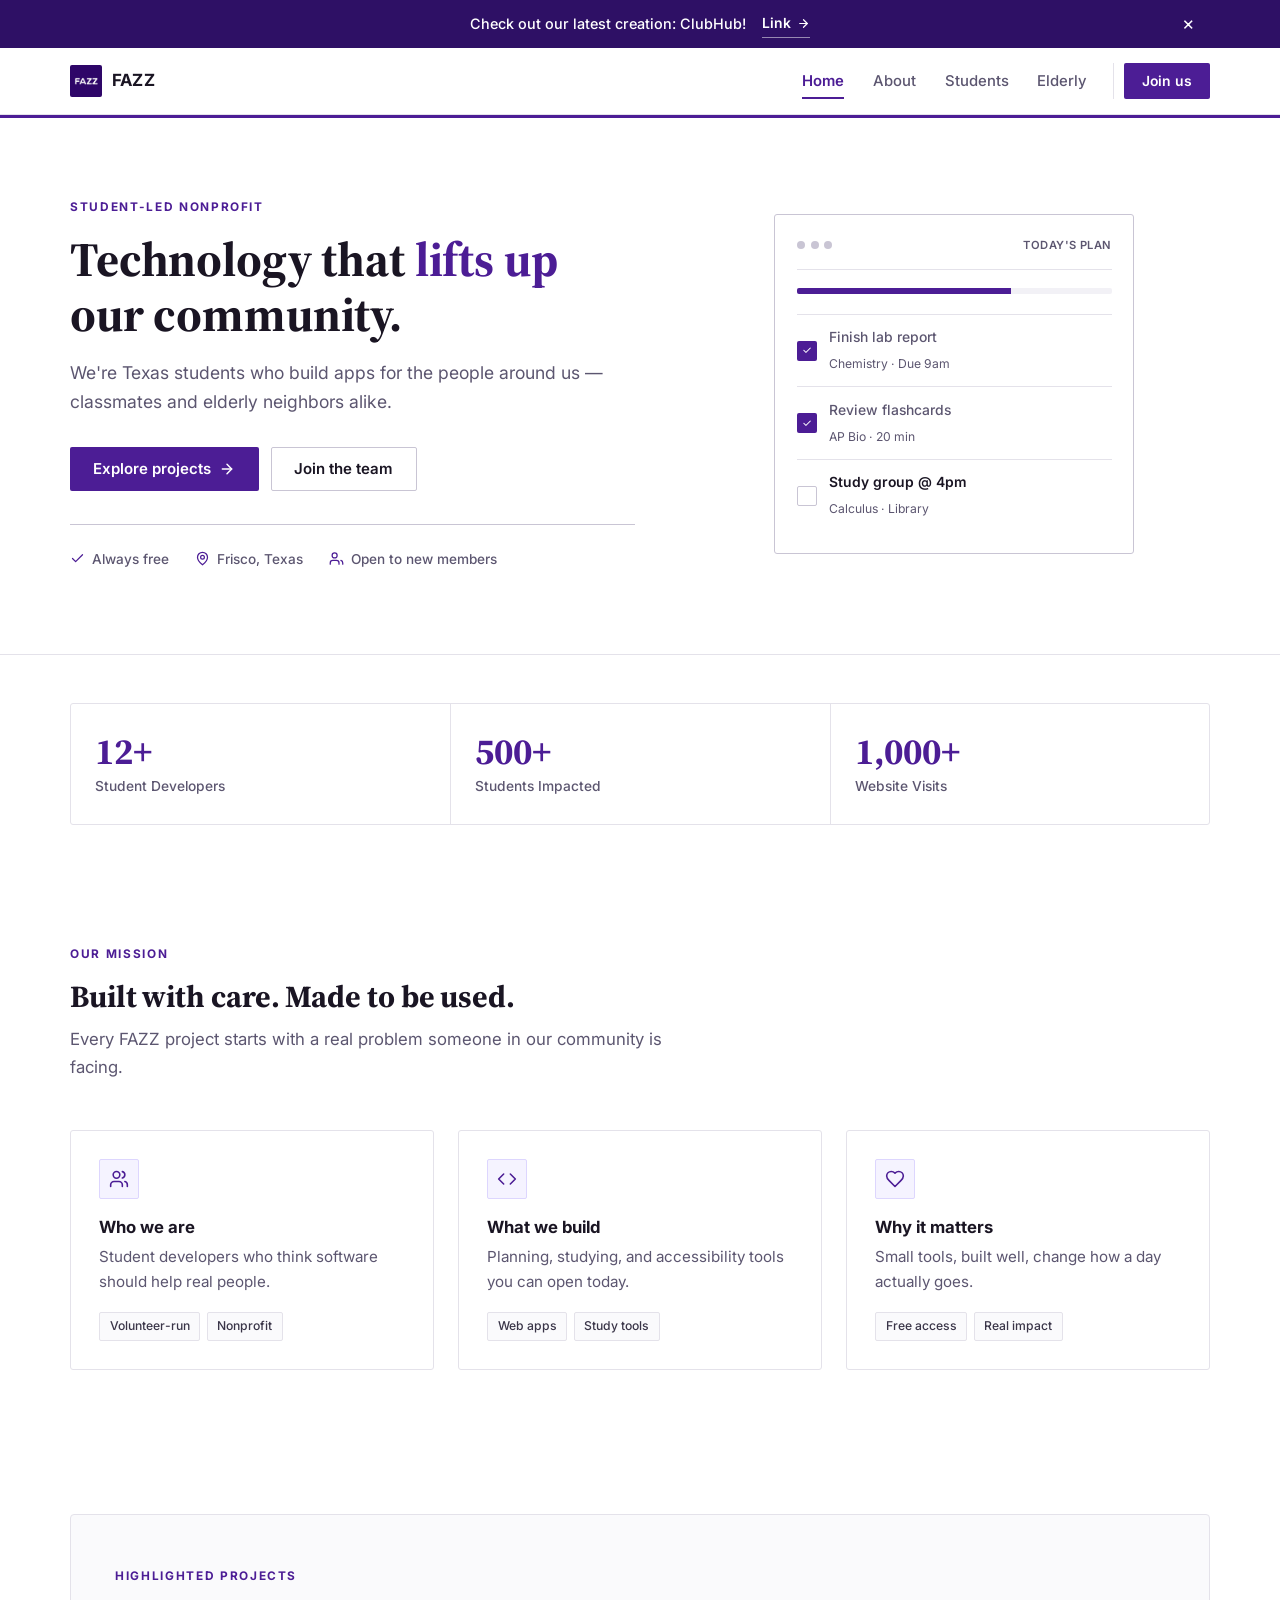
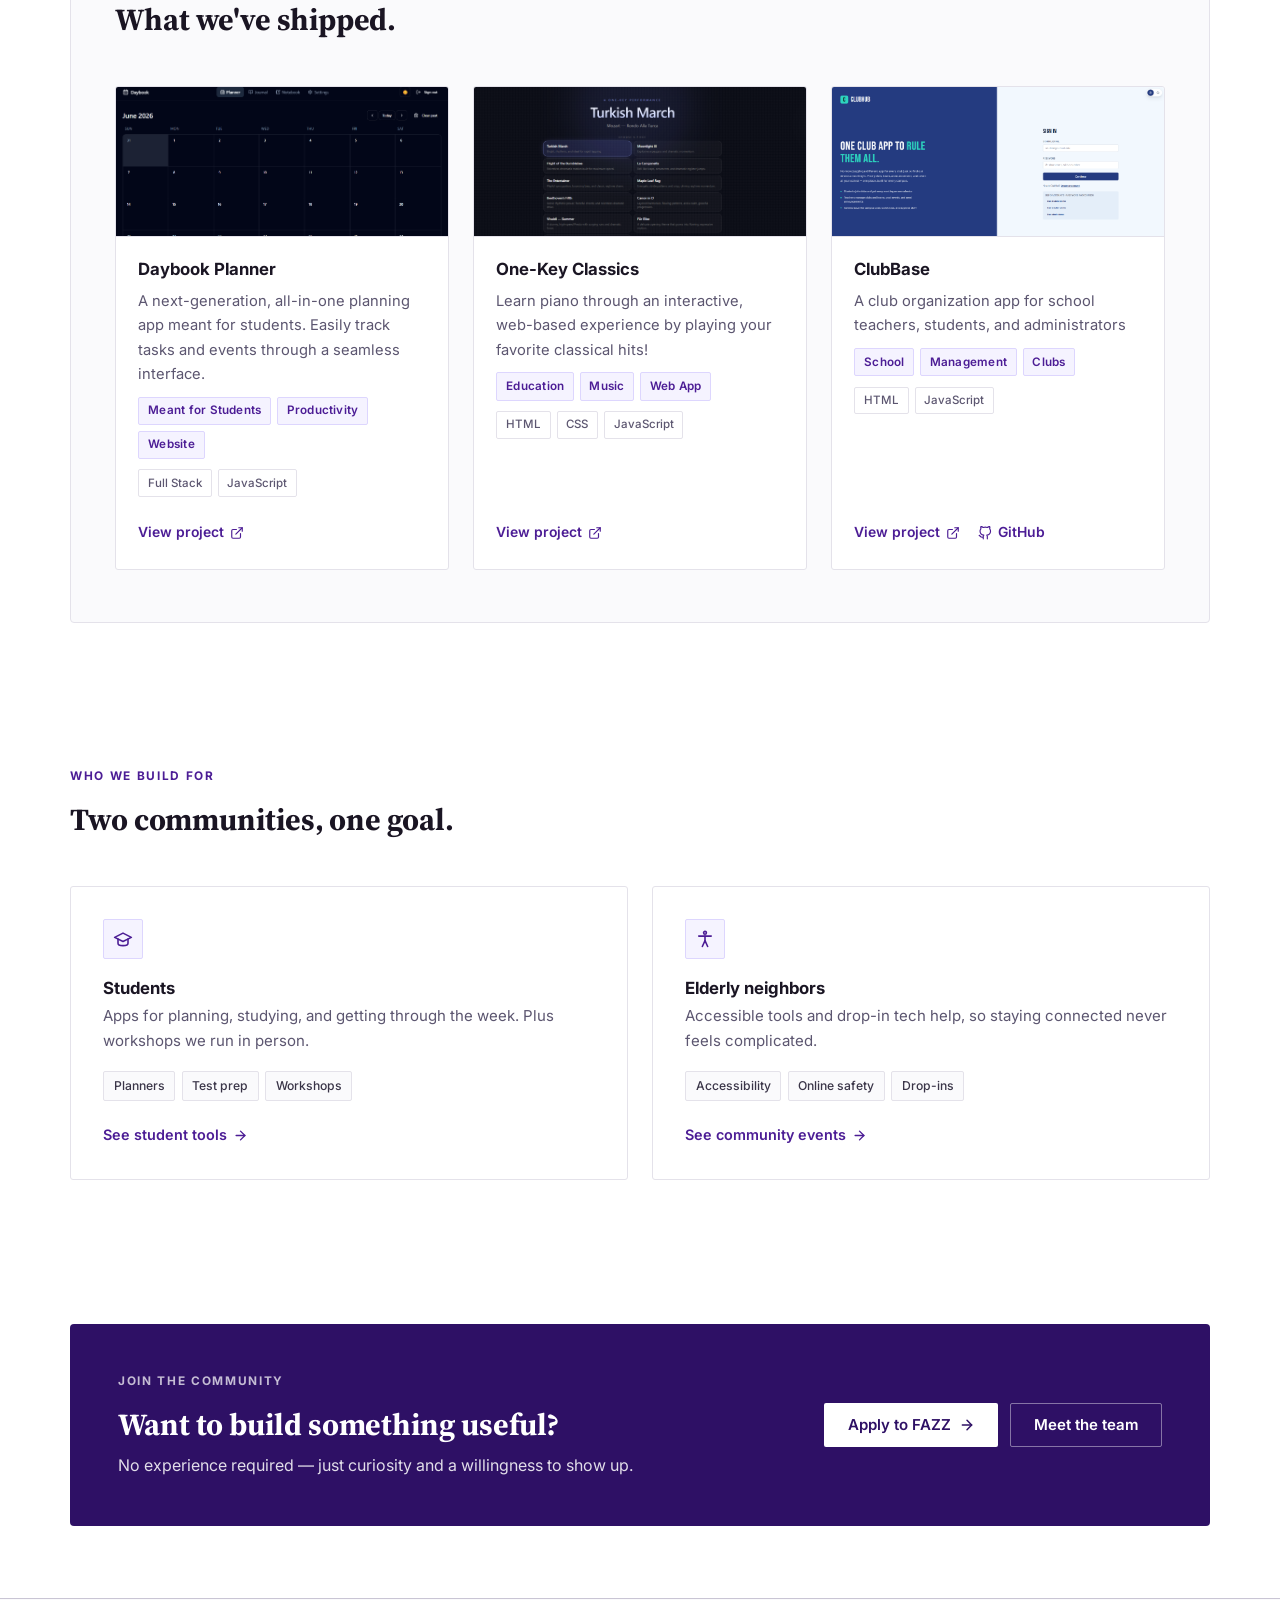
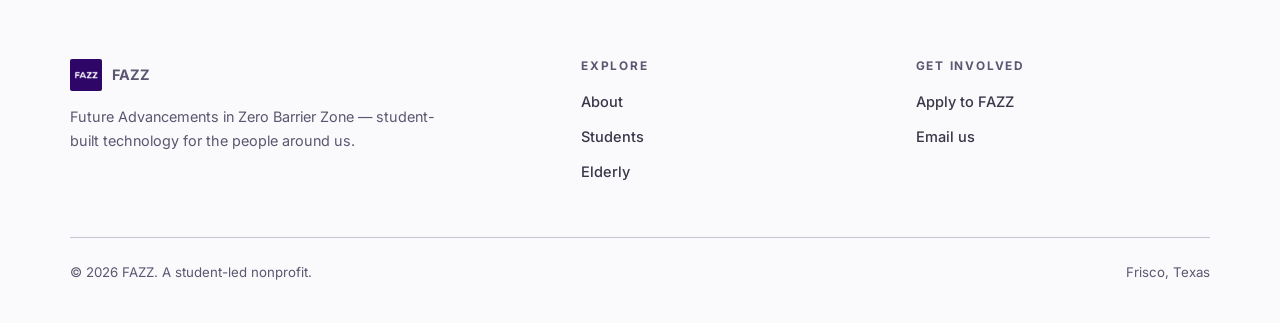
<file: index.html>
<!DOCTYPE html>
<html lang="en">
  <head>
    <meta charset="UTF-8" />
    <meta name="viewport" content="width=device-width, initial-scale=1.0" />
    <title>FAZZ | Future Advancements in Zero Barrier Zone</title>
    <meta
      name="description"
      content="FAZZ (Future Advancements in Zero Barrier Zone) is a student-led nonprofit building technology solutions that improve the lives of our community, students and elderly alike, from planning tools to accessible resources."
    />
    <meta name="theme-color" content="#4c1d95" />
    <link rel="icon" type="image/png" href="images/fazzlogodark.png" />
    <link rel="apple-touch-icon" href="images/fazzlogodark.png" />
    <link rel="preconnect" href="https://fonts.googleapis.com" />
    <link rel="preconnect" href="https://fonts.gstatic.com" crossorigin />
    <link
      href="https://fonts.googleapis.com/css2?family=Inter:wght@400;500;600;700&family=Source+Serif+4:opsz,wght@8..60,600;8..60,700&display=swap"
      rel="stylesheet"
    />
    <link rel="stylesheet" href="css/style.css" />
    <script defer src="js/config.js"></script>
    <script defer src="js/projects.js"></script>
    <script defer src="js/stats.js"></script>
    <script defer src="js/script.js"></script>
  </head>
  <body>
    <div id="site-banner" class="site-banner"></div>

    <div class="nav-scrim" data-nav-scrim></div>

    <header class="site-header">
      <div class="container header-inner">
        <a class="brand" href="index.html"><img class="brand-mark" src="images/fazzlogodark.png" alt="" width="32" height="32" />FAZZ</a>
        <button class="nav-toggle" aria-expanded="false" aria-controls="site-navigation">
          <span class="toggle-lines">
            <span class="toggle-line"></span>
            <span class="toggle-line"></span>
            <span class="toggle-line"></span>
          </span>
          <span class="visually-hidden">Open navigation</span>
        </button>
        <nav id="site-navigation" class="site-nav">
          <a href="index.html" class="nav-link active">Home</a>
          <a href="about.html" class="nav-link">About</a>
          <a href="students.html" class="nav-link">Students</a>
          <a href="elderly.html" class="nav-link">Elderly</a>
          <span class="nav-cta"><a href="join.html" class="btn btn-primary btn-sm">Join us</a></span>
        </nav>
      </div>
    </header>

    <main>
      <!-- Hero -->
      <section class="hero">
        <div class="container hero-grid">
          <div class="hero-copy">
            <p class="eyebrow">Student-led nonprofit</p>
            <h1>Technology that <span class="gradient-text">lifts up</span> our community.</h1>
            <p class="lead">
              We're Texas students who build apps for the people around us — classmates and elderly neighbors alike.
            </p>
            <div class="hero-actions">
              <a href="#projects" class="btn btn-primary">
                Explore projects
                <svg viewBox="0 0 24 24" fill="none" stroke="currentColor" stroke-width="2.2" stroke-linecap="round" stroke-linejoin="round" aria-hidden="true"><path d="M5 12h14" /><path d="m12 5 7 7-7 7" /></svg>
              </a>
              <a href="join.html" class="btn btn-secondary">Join the team</a>
            </div>
            <ul class="hero-meta">
              <li>
                <svg viewBox="0 0 24 24" fill="none" stroke="currentColor" stroke-width="2" stroke-linecap="round" stroke-linejoin="round" aria-hidden="true"><path d="M20 6 9 17l-5-5" /></svg>
                Always free
              </li>
              <li>
                <svg viewBox="0 0 24 24" fill="none" stroke="currentColor" stroke-width="2" stroke-linecap="round" stroke-linejoin="round" aria-hidden="true"><path d="M20 10c0 6-8 12-8 12s-8-6-8-12a8 8 0 0 1 16 0Z" /><circle cx="12" cy="10" r="3" /></svg>
                Frisco, Texas
              </li>
              <li>
                <svg viewBox="0 0 24 24" fill="none" stroke="currentColor" stroke-width="2" stroke-linecap="round" stroke-linejoin="round" aria-hidden="true"><path d="M16 21v-2a4 4 0 0 0-4-4H6a4 4 0 0 0-4 4v2" /><circle cx="9" cy="7" r="4" /><path d="M22 21v-2a4 4 0 0 0-3-3.87" /></svg>
                Open to new members
              </li>
            </ul>
          </div>

          <div class="hero-visual">
            <div class="app-mock">
              <div class="app-mock-header">
                <div class="app-mock-dots">
                  <span></span>
                  <span></span>
                  <span></span>
                </div>
                <span class="app-mock-badge">Today's plan</span>
              </div>
              <div class="app-mock-progress"><span></span></div>
              <div class="app-mock-task">
                <span class="app-mock-check done">✓</span>
                <span class="app-mock-task-text"><strong class="done-text">Finish lab report</strong><span>Chemistry · Due 9am</span></span>
              </div>
              <div class="app-mock-task">
                <span class="app-mock-check done">✓</span>
                <span class="app-mock-task-text"><strong class="done-text">Review flashcards</strong><span>AP Bio · 20 min</span></span>
              </div>
              <div class="app-mock-task">
                <span class="app-mock-check pending">•</span>
                <span class="app-mock-task-text"><strong>Study group @ 4pm</strong><span>Calculus · Library</span></span>
              </div>
            </div>
          </div>
        </div>
      </section>

      <!-- Stats -->
      <section class="section-sm container" data-animate>
        <div class="stat-strip" data-stats-grid></div>
      </section>

      <!-- Mission -->
      <section class="section container" data-animate>
        <div class="section-head">
          <p class="eyebrow">Our mission</p>
          <h2>Built with care. Made to be used.</h2>
          <p class="lead">Every FAZZ project starts with a real problem someone in our community is facing.</p>
        </div>

        <div class="grid grid-3">
          <article class="card">
            <span class="icon-tile">
              <svg viewBox="0 0 24 24" fill="none" stroke="currentColor" stroke-width="1.9" stroke-linecap="round" stroke-linejoin="round" aria-hidden="true"><path d="M16 21v-2a4 4 0 0 0-4-4H6a4 4 0 0 0-4 4v2" /><circle cx="9" cy="7" r="4" /><path d="M22 21v-2a4 4 0 0 0-3-3.87" /><path d="M16 3.13a4 4 0 0 1 0 7.75" /></svg>
            </span>
            <h3>Who we are</h3>
            <p>Student developers who think software should help real people.</p>
            <ul class="chips">
              <li>Volunteer-run</li>
              <li>Nonprofit</li>
            </ul>
          </article>

          <article class="card">
            <span class="icon-tile tile-cool">
              <svg viewBox="0 0 24 24" fill="none" stroke="currentColor" stroke-width="1.9" stroke-linecap="round" stroke-linejoin="round" aria-hidden="true"><path d="m16 18 6-6-6-6" /><path d="m8 6-6 6 6 6" /></svg>
            </span>
            <h3>What we build</h3>
            <p>Planning, studying, and accessibility tools you can open today.</p>
            <ul class="chips">
              <li>Web apps</li>
              <li>Study tools</li>
            </ul>
          </article>

          <article class="card">
            <span class="icon-tile tile-warm">
              <svg viewBox="0 0 24 24" fill="none" stroke="currentColor" stroke-width="1.9" stroke-linecap="round" stroke-linejoin="round" aria-hidden="true"><path d="M19 14c1.49-1.46 3-3.21 3-5.5A5.5 5.5 0 0 0 16.5 3c-1.76 0-3 .5-4.5 2-1.5-1.5-2.74-2-4.5-2A5.5 5.5 0 0 0 2 8.5c0 2.3 1.5 4.05 3 5.5l7 7Z" /></svg>
            </span>
            <h3>Why it matters</h3>
            <p>Small tools, built well, change how a day actually goes.</p>
            <ul class="chips">
              <li>Free access</li>
              <li>Real impact</li>
            </ul>
          </article>
        </div>
      </section>

      <!-- Projects -->
      <section id="projects" class="section container" data-animate>
        <div class="panel">
          <div class="section-head">
            <p class="eyebrow">Highlighted projects</p>
            <h2>What we've shipped.</h2>
          </div>
          <div class="project-grid" data-project-grid data-project-limit="3"></div>
        </div>
      </section>

      <!-- Audiences -->
      <section class="section container" data-animate>
        <div class="section-head">
          <p class="eyebrow">Who we build for</p>
          <h2>Two communities, one goal.</h2>
        </div>
        <div class="grid grid-2">
          <a class="audience-card" href="students.html">
            <span class="icon-tile">
              <svg viewBox="0 0 24 24" fill="none" stroke="currentColor" stroke-width="1.9" stroke-linecap="round" stroke-linejoin="round" aria-hidden="true"><path d="M22 10 12 5 2 10l10 5 10-5Z" /><path d="M6 12v5c0 1.66 2.69 3 6 3s6-1.34 6-3v-5" /></svg>
            </span>
            <h3>Students</h3>
            <p class="muted">Apps for planning, studying, and getting through the week. Plus workshops we run in person.</p>
            <ul class="chips">
              <li>Planners</li>
              <li>Test prep</li>
              <li>Workshops</li>
            </ul>
            <span class="link-arrow">
              See student tools
              <svg viewBox="0 0 24 24" fill="none" stroke="currentColor" stroke-width="2.2" stroke-linecap="round" stroke-linejoin="round" aria-hidden="true"><path d="M5 12h14" /><path d="m12 5 7 7-7 7" /></svg>
            </span>
          </a>

          <a class="audience-card" href="elderly.html">
            <span class="icon-tile tile-cool">
              <svg viewBox="0 0 24 24" fill="none" stroke="currentColor" stroke-width="1.9" stroke-linecap="round" stroke-linejoin="round" aria-hidden="true"><circle cx="12" cy="4.5" r="1.7" /><path d="M4.5 8.5h15" /><path d="M12 8.5V14" /><path d="m8.8 21 3.2-7 3.2 7" /></svg>
            </span>
            <h3>Elderly neighbors</h3>
            <p class="muted">Accessible tools and drop-in tech help, so staying connected never feels complicated.</p>
            <ul class="chips">
              <li>Accessibility</li>
              <li>Online safety</li>
              <li>Drop-ins</li>
            </ul>
            <span class="link-arrow">
              See community events
              <svg viewBox="0 0 24 24" fill="none" stroke="currentColor" stroke-width="2.2" stroke-linecap="round" stroke-linejoin="round" aria-hidden="true"><path d="M5 12h14" /><path d="m12 5 7 7-7 7" /></svg>
            </span>
          </a>
        </div>
      </section>

      <!-- CTA -->
      <section class="section container" data-animate>
        <div class="callout">
          <div>
            <p class="eyebrow">Join the community</p>
            <h2>Want to build something useful?</h2>
            <p>No experience required — just curiosity and a willingness to show up.</p>
          </div>
          <div class="callout-actions">
            <a href="join.html" class="btn btn-primary">
              Apply to FAZZ
              <svg viewBox="0 0 24 24" fill="none" stroke="currentColor" stroke-width="2.2" stroke-linecap="round" stroke-linejoin="round" aria-hidden="true"><path d="M5 12h14" /><path d="m12 5 7 7-7 7" /></svg>
            </a>
            <a href="about.html" class="btn btn-secondary">Meet the team</a>
          </div>
        </div>
      </section>
    </main>

    <footer class="footer">
      <div class="container footer-inner">
        <div class="footer-brand-col">
          <p class="footer-brand"><img class="brand-mark" src="images/fazzlogodark.png" alt="" width="32" height="32" />FAZZ</p>
          <p>Future Advancements in Zero Barrier Zone — student-built technology for the people around us.</p>
        </div>
        <div class="footer-col">
          <h4>Explore</h4>
          <ul>
            <li><a href="about.html">About</a></li>
            <li><a href="students.html">Students</a></li>
            <li><a href="elderly.html">Elderly</a></li>
          </ul>
        </div>
        <div class="footer-col">
          <h4>Get involved</h4>
          <ul>
            <li><a href="join.html">Apply to FAZZ</a></li>
            <li><a href="mailto:project.Lumina.edu@gmail.com">Email us</a></li>
          </ul>
        </div>
        <div class="footer-bottom">
          <span>© <span data-year>2026</span> FAZZ. A student-led nonprofit.</span>
          <span>Frisco, Texas</span>
        </div>
      </div>
    </footer>
  </body>
</html>
</file>
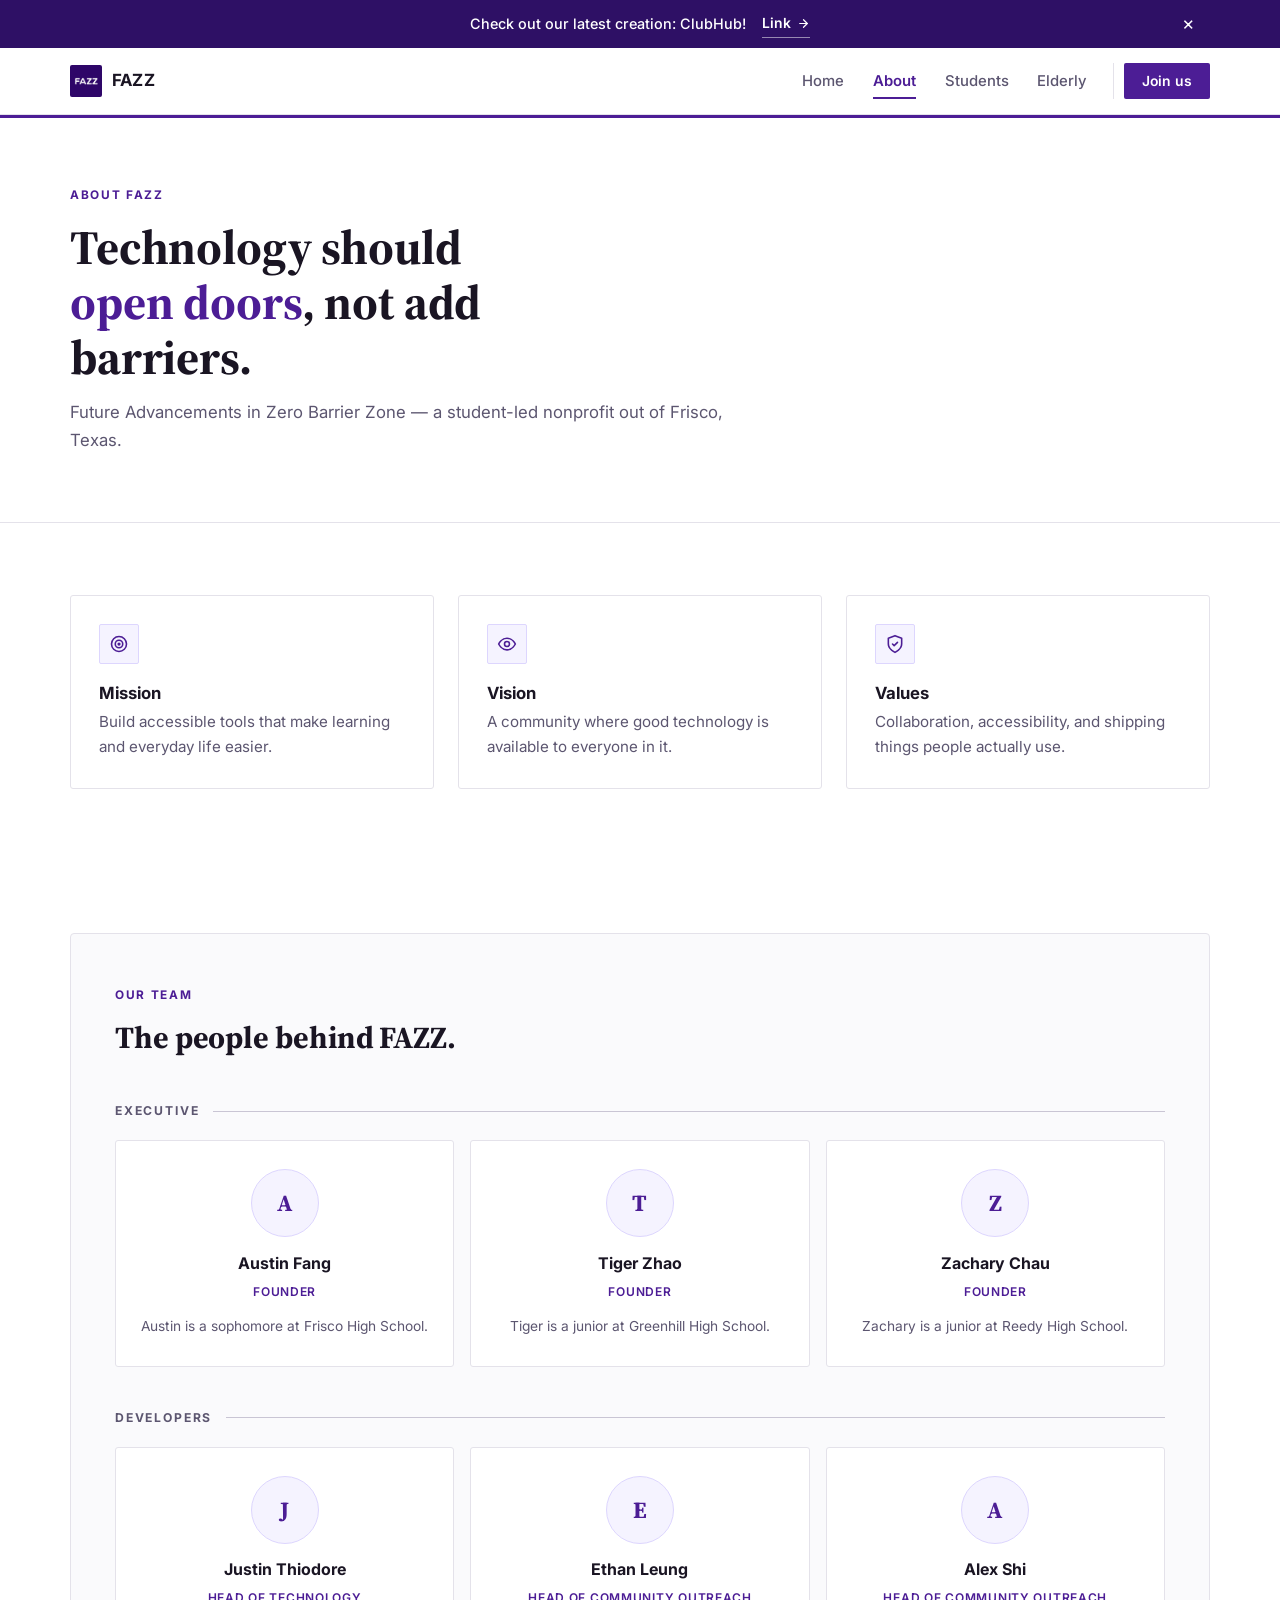
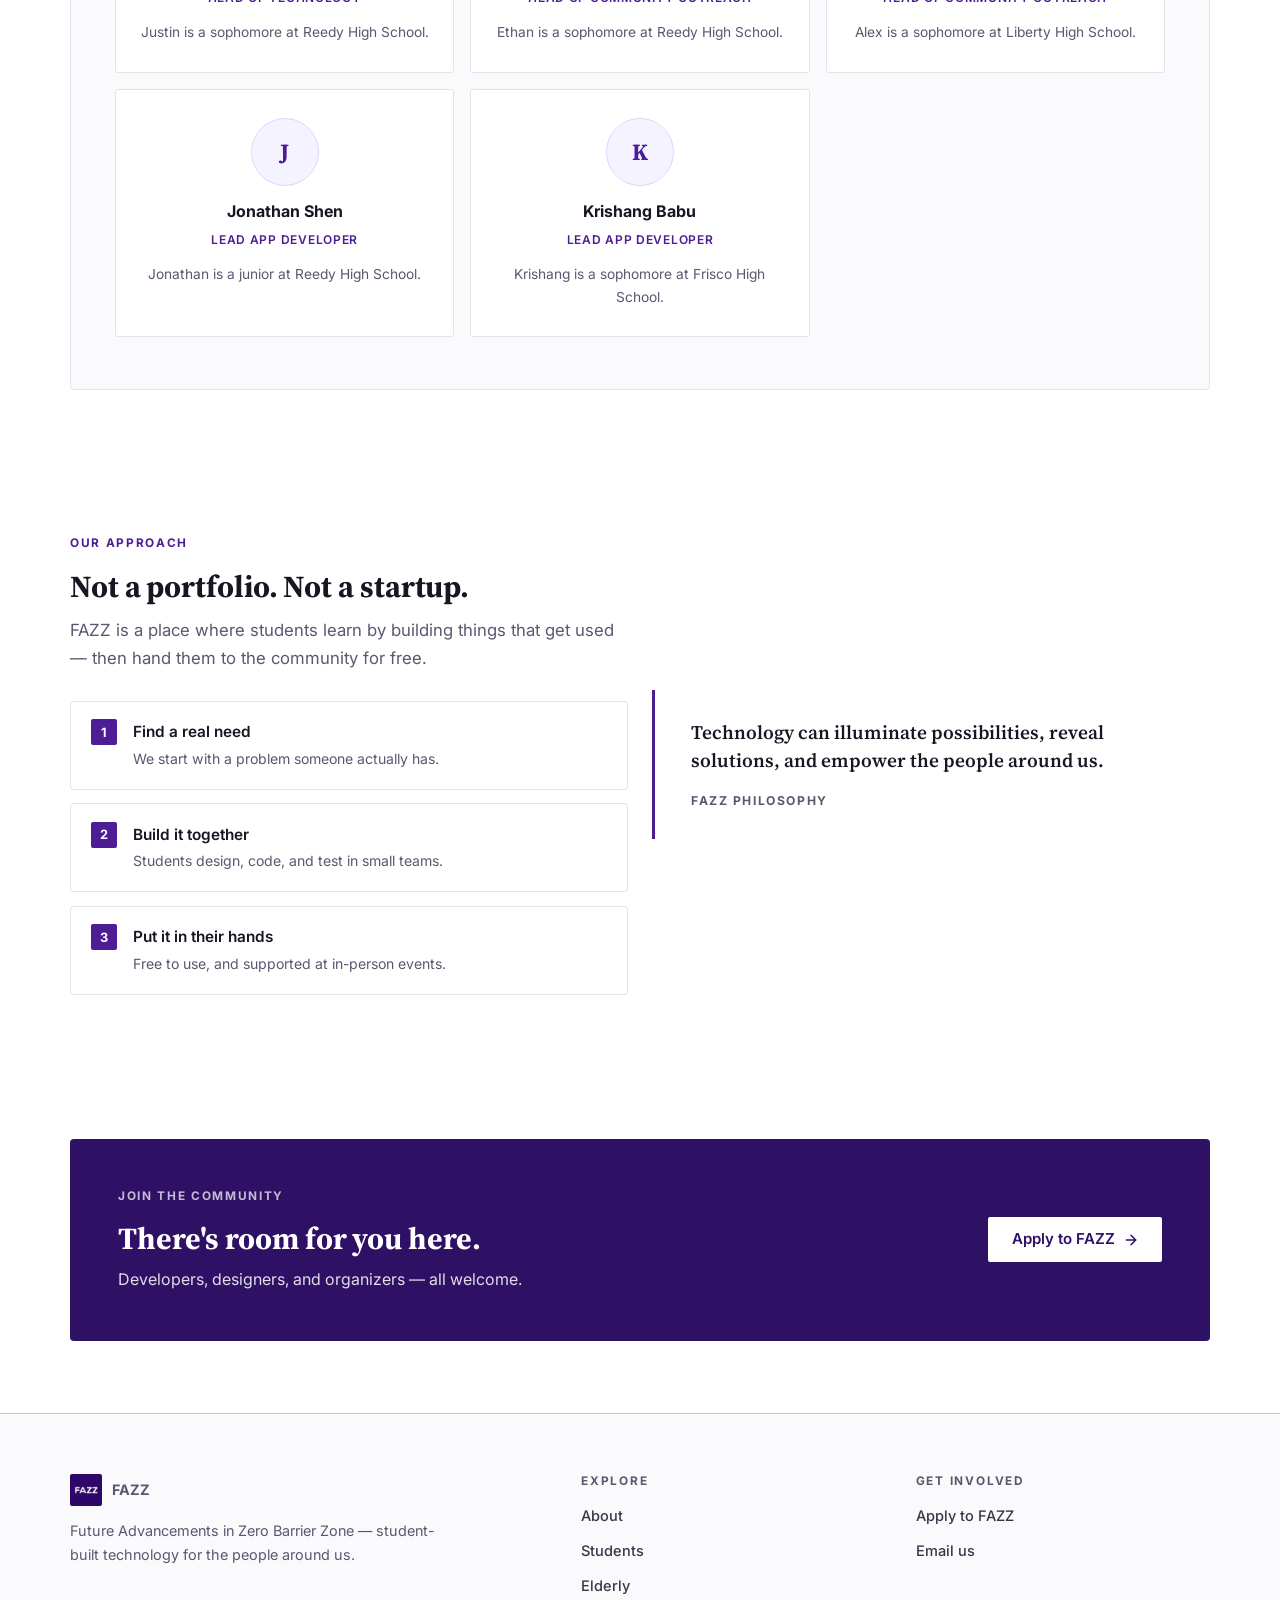
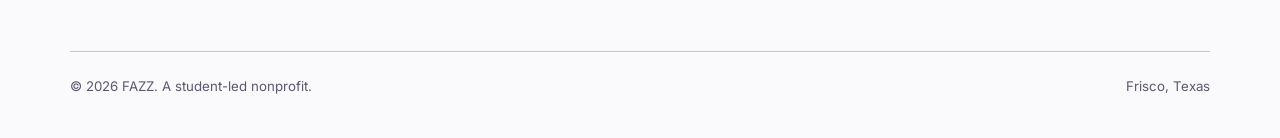
<file: about.html>
<!DOCTYPE html>
<html lang="en">
  <head>
    <meta charset="UTF-8" />
    <meta name="viewport" content="width=device-width, initial-scale=1.0" />
    <title>About | FAZZ</title>
    <meta
      name="description"
      content="FAZZ (Future Advancements in Zero Barrier Zone) is a student-led nonprofit building technology solutions that improve the lives of our community, students and elderly alike, through meaningful, practical projects."
    />
    <meta name="theme-color" content="#4c1d95" />
    <link rel="icon" type="image/png" href="images/fazzlogodark.png" />
    <link rel="apple-touch-icon" href="images/fazzlogodark.png" />
    <link rel="preconnect" href="https://fonts.googleapis.com" />
    <link rel="preconnect" href="https://fonts.gstatic.com" crossorigin />
    <link
      href="https://fonts.googleapis.com/css2?family=Inter:wght@400;500;600;700&family=Source+Serif+4:opsz,wght@8..60,600;8..60,700&display=swap"
      rel="stylesheet"
    />
    <link rel="stylesheet" href="css/style.css" />
    <script defer src="js/config.js"></script>
    <script defer src="js/founders.js"></script>
    <script defer src="js/script.js"></script>
  </head>
  <body>
    <div id="site-banner" class="site-banner"></div>

    <div class="nav-scrim" data-nav-scrim></div>

    <header class="site-header">
      <div class="container header-inner">
        <a class="brand" href="index.html"><img class="brand-mark" src="images/fazzlogodark.png" alt="" width="32" height="32" />FAZZ</a>
        <button class="nav-toggle" aria-expanded="false" aria-controls="site-navigation">
          <span class="toggle-lines">
            <span class="toggle-line"></span>
            <span class="toggle-line"></span>
            <span class="toggle-line"></span>
          </span>
          <span class="visually-hidden">Open navigation</span>
        </button>
        <nav id="site-navigation" class="site-nav">
          <a href="index.html" class="nav-link">Home</a>
          <a href="about.html" class="nav-link active">About</a>
          <a href="students.html" class="nav-link">Students</a>
          <a href="elderly.html" class="nav-link">Elderly</a>
          <span class="nav-cta"><a href="join.html" class="btn btn-primary btn-sm">Join us</a></span>
        </nav>
      </div>
    </header>

    <main>
      <section class="hero-sub">
        <div class="container" data-animate>
          <p class="eyebrow">About FAZZ</p>
          <h1>Technology should <span class="gradient-text">open doors</span>, not add barriers.</h1>
          <p class="lead">Future Advancements in Zero Barrier Zone — a student-led nonprofit out of Frisco, Texas.</p>
        </div>
      </section>

      <section class="section container" data-animate>
        <div class="grid grid-3">
          <article class="card">
            <span class="icon-tile">
              <svg viewBox="0 0 24 24" fill="none" stroke="currentColor" stroke-width="1.9" stroke-linecap="round" stroke-linejoin="round" aria-hidden="true"><circle cx="12" cy="12" r="9" /><circle cx="12" cy="12" r="4.5" /><circle cx="12" cy="12" r="1" /></svg>
            </span>
            <h3>Mission</h3>
            <p>Build accessible tools that make learning and everyday life easier.</p>
          </article>

          <article class="card">
            <span class="icon-tile tile-cool">
              <svg viewBox="0 0 24 24" fill="none" stroke="currentColor" stroke-width="1.9" stroke-linecap="round" stroke-linejoin="round" aria-hidden="true"><path d="M2 12s3.5-7 10-7 10 7 10 7-3.5 7-10 7-10-7-10-7Z" /><circle cx="12" cy="12" r="3" /></svg>
            </span>
            <h3>Vision</h3>
            <p>A community where good technology is available to everyone in it.</p>
          </article>

          <article class="card">
            <span class="icon-tile tile-warm">
              <svg viewBox="0 0 24 24" fill="none" stroke="currentColor" stroke-width="1.9" stroke-linecap="round" stroke-linejoin="round" aria-hidden="true"><path d="M12 22s8-4 8-10V5l-8-3-8 3v7c0 6 8 10 8 10Z" /><path d="m9 12 2 2 4-4" /></svg>
            </span>
            <h3>Values</h3>
            <p>Collaboration, accessibility, and shipping things people actually use.</p>
          </article>
        </div>
      </section>

      <section class="section container" data-animate>
        <div class="panel">
          <div class="section-head">
            <p class="eyebrow">Our team</p>
            <h2>The people behind FAZZ.</h2>
          </div>
          <div class="founder-group">
            <h3 class="founder-group-heading">Executive</h3>
            <div class="founder-grid" data-founders-grid="executive"></div>
          </div>
          <div class="founder-group">
            <h3 class="founder-group-heading">Developers</h3>
            <div class="founder-grid" data-founders-grid="developer"></div>
          </div>
        </div>
      </section>

      <section class="section container" data-animate>
        <div class="grid grid-2">
          <div>
            <p class="eyebrow">Our approach</p>
            <h2>Not a portfolio. Not a startup.</h2>
            <p class="lead">FAZZ is a place where students learn by building things that get used — then hand them to the community for free.</p>
            <ul class="steps" style="margin-top: 1.75rem">
              <li class="step">
                <div>
                  <strong>Find a real need</strong>
                  <span>We start with a problem someone actually has.</span>
                </div>
              </li>
              <li class="step">
                <div>
                  <strong>Build it together</strong>
                  <span>Students design, code, and test in small teams.</span>
                </div>
              </li>
              <li class="step">
                <div>
                  <strong>Put it in their hands</strong>
                  <span>Free to use, and supported at in-person events.</span>
                </div>
              </li>
            </ul>
          </div>
          <blockquote class="quote-card">
            <p>Technology can illuminate possibilities, reveal solutions, and empower the people around us.</p>
            <cite>FAZZ philosophy</cite>
          </blockquote>
        </div>
      </section>

      <section class="section container" data-animate>
        <div class="callout">
          <div>
            <p class="eyebrow">Join the community</p>
            <h2>There's room for you here.</h2>
            <p>Developers, designers, and organizers — all welcome.</p>
          </div>
          <div class="callout-actions">
            <a href="join.html" class="btn btn-primary">
              Apply to FAZZ
              <svg viewBox="0 0 24 24" fill="none" stroke="currentColor" stroke-width="2.2" stroke-linecap="round" stroke-linejoin="round" aria-hidden="true"><path d="M5 12h14" /><path d="m12 5 7 7-7 7" /></svg>
            </a>
          </div>
        </div>
      </section>
    </main>

    <footer class="footer">
      <div class="container footer-inner">
        <div class="footer-brand-col">
          <p class="footer-brand"><img class="brand-mark" src="images/fazzlogodark.png" alt="" width="32" height="32" />FAZZ</p>
          <p>Future Advancements in Zero Barrier Zone — student-built technology for the people around us.</p>
        </div>
        <div class="footer-col">
          <h4>Explore</h4>
          <ul>
            <li><a href="about.html">About</a></li>
            <li><a href="students.html">Students</a></li>
            <li><a href="elderly.html">Elderly</a></li>
          </ul>
        </div>
        <div class="footer-col">
          <h4>Get involved</h4>
          <ul>
            <li><a href="join.html">Apply to FAZZ</a></li>
            <li><a href="mailto:project.Lumina.edu@gmail.com">Email us</a></li>
          </ul>
        </div>
        <div class="footer-bottom">
          <span>© <span data-year>2026</span> FAZZ. A student-led nonprofit.</span>
          <span>Frisco, Texas</span>
        </div>
      </div>
    </footer>
  </body>
</html>
</file>
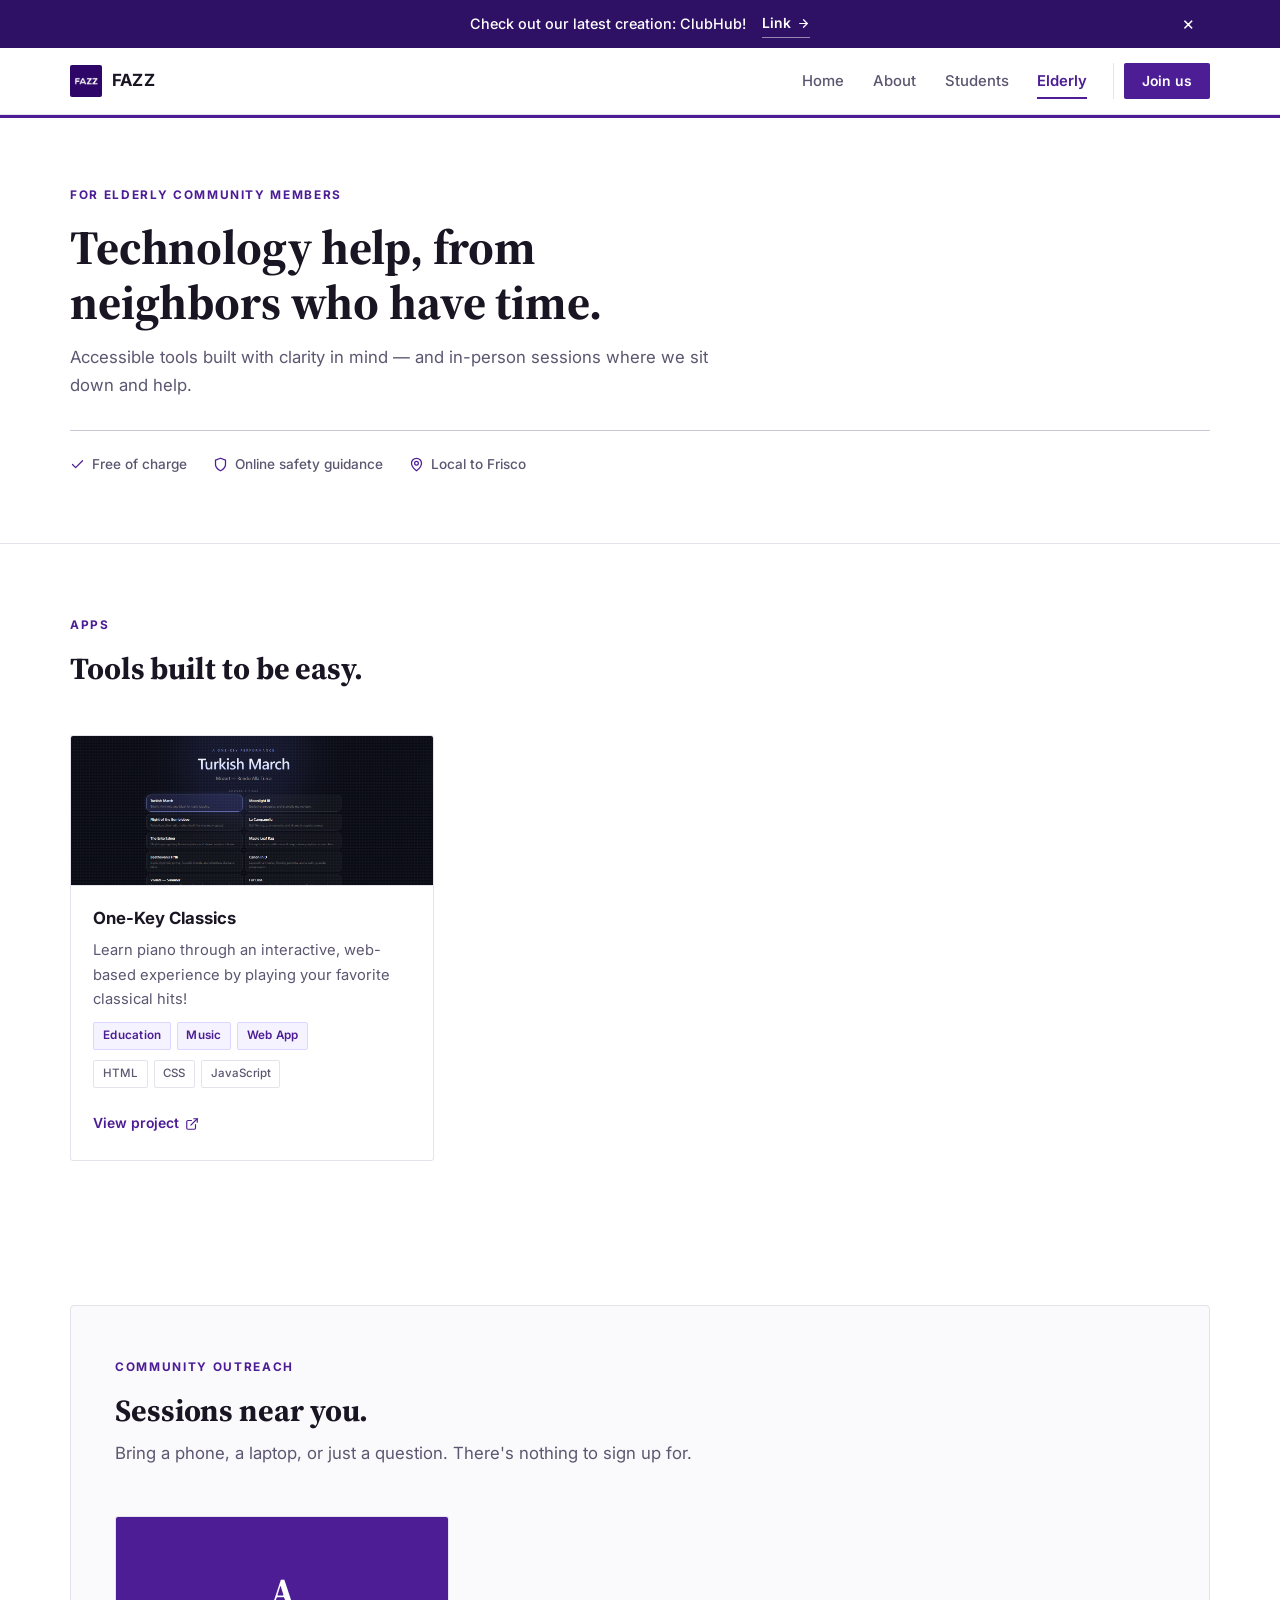
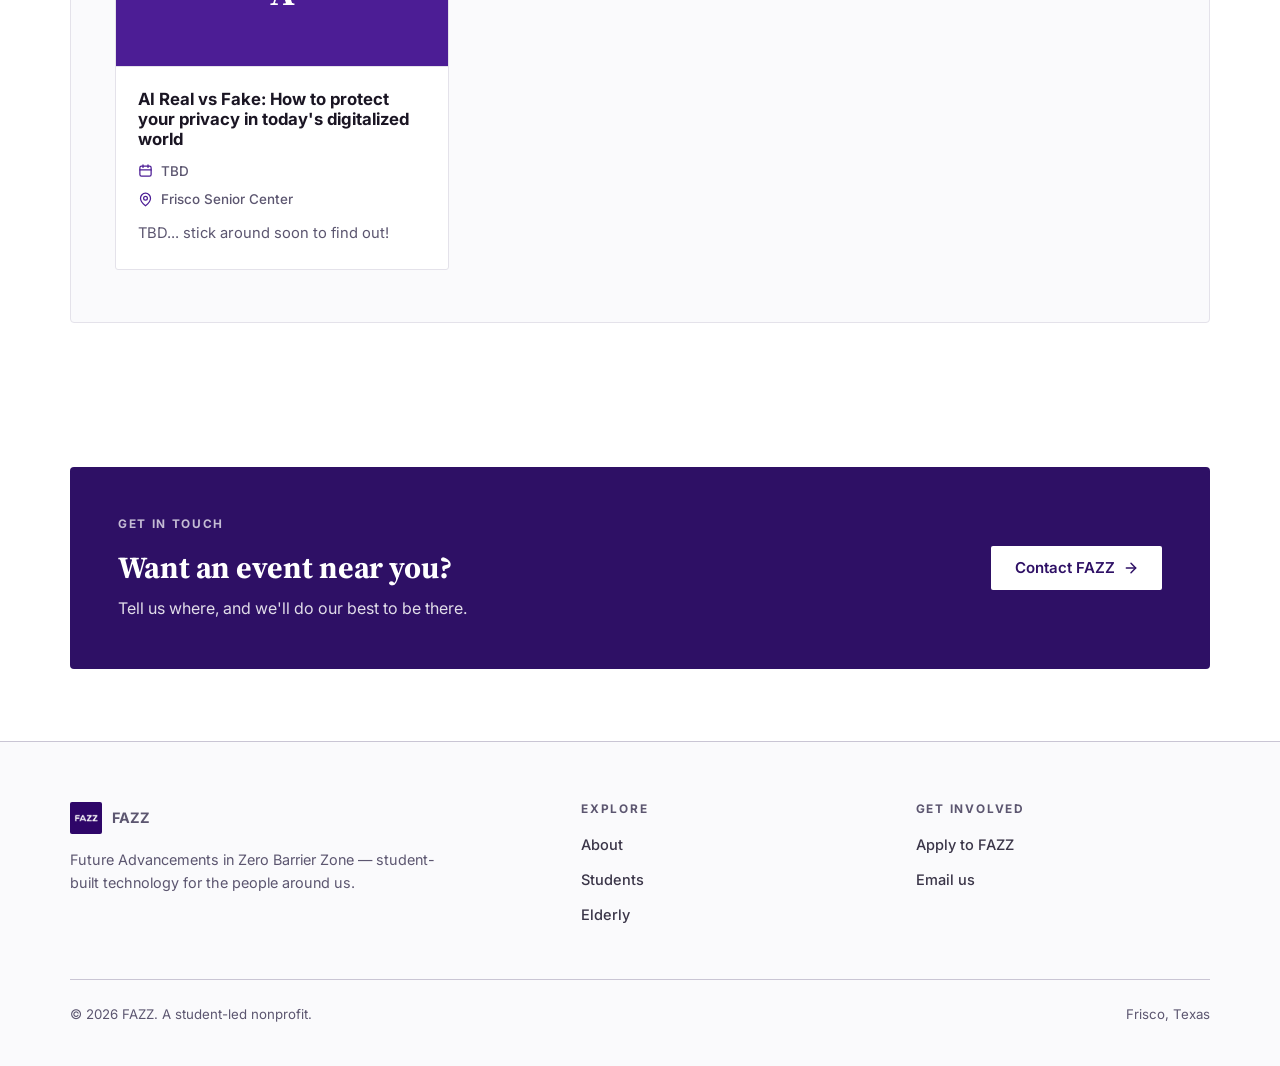
<file: elderly.html>
<!DOCTYPE html>
<html lang="en">
  <head>
    <meta charset="UTF-8" />
    <meta name="viewport" content="width=device-width, initial-scale=1.0" />
    <title>Elderly | FAZZ</title>
    <meta
      name="description"
      content="FAZZ builds accessible apps and hosts community outreach events, like tech help drop-ins and online safety workshops, to support elderly community members."
    />
    <meta name="theme-color" content="#4c1d95" />
    <link rel="icon" type="image/png" href="images/fazzlogodark.png" />
    <link rel="apple-touch-icon" href="images/fazzlogodark.png" />
    <link rel="preconnect" href="https://fonts.googleapis.com" />
    <link rel="preconnect" href="https://fonts.gstatic.com" crossorigin />
    <link
      href="https://fonts.googleapis.com/css2?family=Inter:wght@400;500;600;700&family=Source+Serif+4:opsz,wght@8..60,600;8..60,700&display=swap"
      rel="stylesheet"
    />
    <link rel="stylesheet" href="css/style.css" />
    <script defer src="js/config.js"></script>
    <script defer src="js/projects.js"></script>
    <script defer src="js/events.js"></script>
    <script defer src="js/script.js"></script>
  </head>
  <body>
    <div id="site-banner" class="site-banner"></div>

    <div class="nav-scrim" data-nav-scrim></div>

    <header class="site-header">
      <div class="container header-inner">
        <a class="brand" href="index.html"><img class="brand-mark" src="images/fazzlogodark.png" alt="" width="32" height="32" />FAZZ</a>
        <button class="nav-toggle" aria-expanded="false" aria-controls="site-navigation">
          <span class="toggle-lines">
            <span class="toggle-line"></span>
            <span class="toggle-line"></span>
            <span class="toggle-line"></span>
          </span>
          <span class="visually-hidden">Open navigation</span>
        </button>
        <nav id="site-navigation" class="site-nav">
          <a href="index.html" class="nav-link">Home</a>
          <a href="about.html" class="nav-link">About</a>
          <a href="students.html" class="nav-link">Students</a>
          <a href="elderly.html" class="nav-link active">Elderly</a>
          <span class="nav-cta"><a href="join.html" class="btn btn-primary btn-sm">Join us</a></span>
        </nav>
      </div>
    </header>

    <main>
      <section class="hero-sub hero-sub-wide">
        <div class="container" data-animate>
          <p class="eyebrow">For elderly community members</p>
          <h1>Technology help, from neighbors who have time.</h1>
          <p class="lead">Accessible tools built with clarity in mind — and in-person sessions where we sit down and help.</p>
          <ul class="hero-meta">
            <li>
              <svg viewBox="0 0 24 24" fill="none" stroke="currentColor" stroke-width="2" stroke-linecap="round" stroke-linejoin="round" aria-hidden="true"><path d="M20 6 9 17l-5-5" /></svg>
              Free of charge
            </li>
            <li>
              <svg viewBox="0 0 24 24" fill="none" stroke="currentColor" stroke-width="2" stroke-linecap="round" stroke-linejoin="round" aria-hidden="true"><path d="M12 22s8-4 8-10V5l-8-3-8 3v7c0 6 8 10 8 10Z" /></svg>
              Online safety guidance
            </li>
            <li>
              <svg viewBox="0 0 24 24" fill="none" stroke="currentColor" stroke-width="2" stroke-linecap="round" stroke-linejoin="round" aria-hidden="true"><path d="M20 10c0 6-8 12-8 12s-8-6-8-12a8 8 0 0 1 16 0Z" /><circle cx="12" cy="10" r="3" /></svg>
              Local to Frisco
            </li>
          </ul>
        </div>
      </section>

      <section class="section container" data-animate>
        <div class="section-head">
          <p class="eyebrow">Apps</p>
          <h2>Tools built to be easy.</h2>
        </div>
        <div
          class="project-grid"
          data-project-grid="elderly"
          data-project-empty="We're building our first accessibility tools now. In the meantime, come see us at a community session below."
        ></div>
      </section>

      <section class="section container" data-animate>
        <div class="panel">
          <div class="section-head">
            <p class="eyebrow">Community outreach</p>
            <h2>Sessions near you.</h2>
            <p class="lead">Bring a phone, a laptop, or just a question. There's nothing to sign up for.</p>
          </div>
          <div class="project-grid event-grid" data-events-grid="elderly"></div>
        </div>
      </section>

      <section class="section container" data-animate>
        <div class="callout">
          <div>
            <p class="eyebrow">Get in touch</p>
            <h2>Want an event near you?</h2>
            <p>Tell us where, and we'll do our best to be there.</p>
          </div>
          <div class="callout-actions">
            <a href="mailto:project.Lumina.edu@gmail.com" class="btn btn-primary">
              Contact FAZZ
              <svg viewBox="0 0 24 24" fill="none" stroke="currentColor" stroke-width="2.2" stroke-linecap="round" stroke-linejoin="round" aria-hidden="true"><path d="M5 12h14" /><path d="m12 5 7 7-7 7" /></svg>
            </a>
          </div>
        </div>
      </section>
    </main>

    <footer class="footer">
      <div class="container footer-inner">
        <div class="footer-brand-col">
          <p class="footer-brand"><img class="brand-mark" src="images/fazzlogodark.png" alt="" width="32" height="32" />FAZZ</p>
          <p>Future Advancements in Zero Barrier Zone — student-built technology for the people around us.</p>
        </div>
        <div class="footer-col">
          <h4>Explore</h4>
          <ul>
            <li><a href="about.html">About</a></li>
            <li><a href="students.html">Students</a></li>
            <li><a href="elderly.html">Elderly</a></li>
          </ul>
        </div>
        <div class="footer-col">
          <h4>Get involved</h4>
          <ul>
            <li><a href="join.html">Apply to FAZZ</a></li>
            <li><a href="mailto:project.Lumina.edu@gmail.com">Email us</a></li>
          </ul>
        </div>
        <div class="footer-bottom">
          <span>© <span data-year>2026</span> FAZZ. A student-led nonprofit.</span>
          <span>Frisco, Texas</span>
        </div>
      </div>
    </footer>
  </body>
</html>
</file>
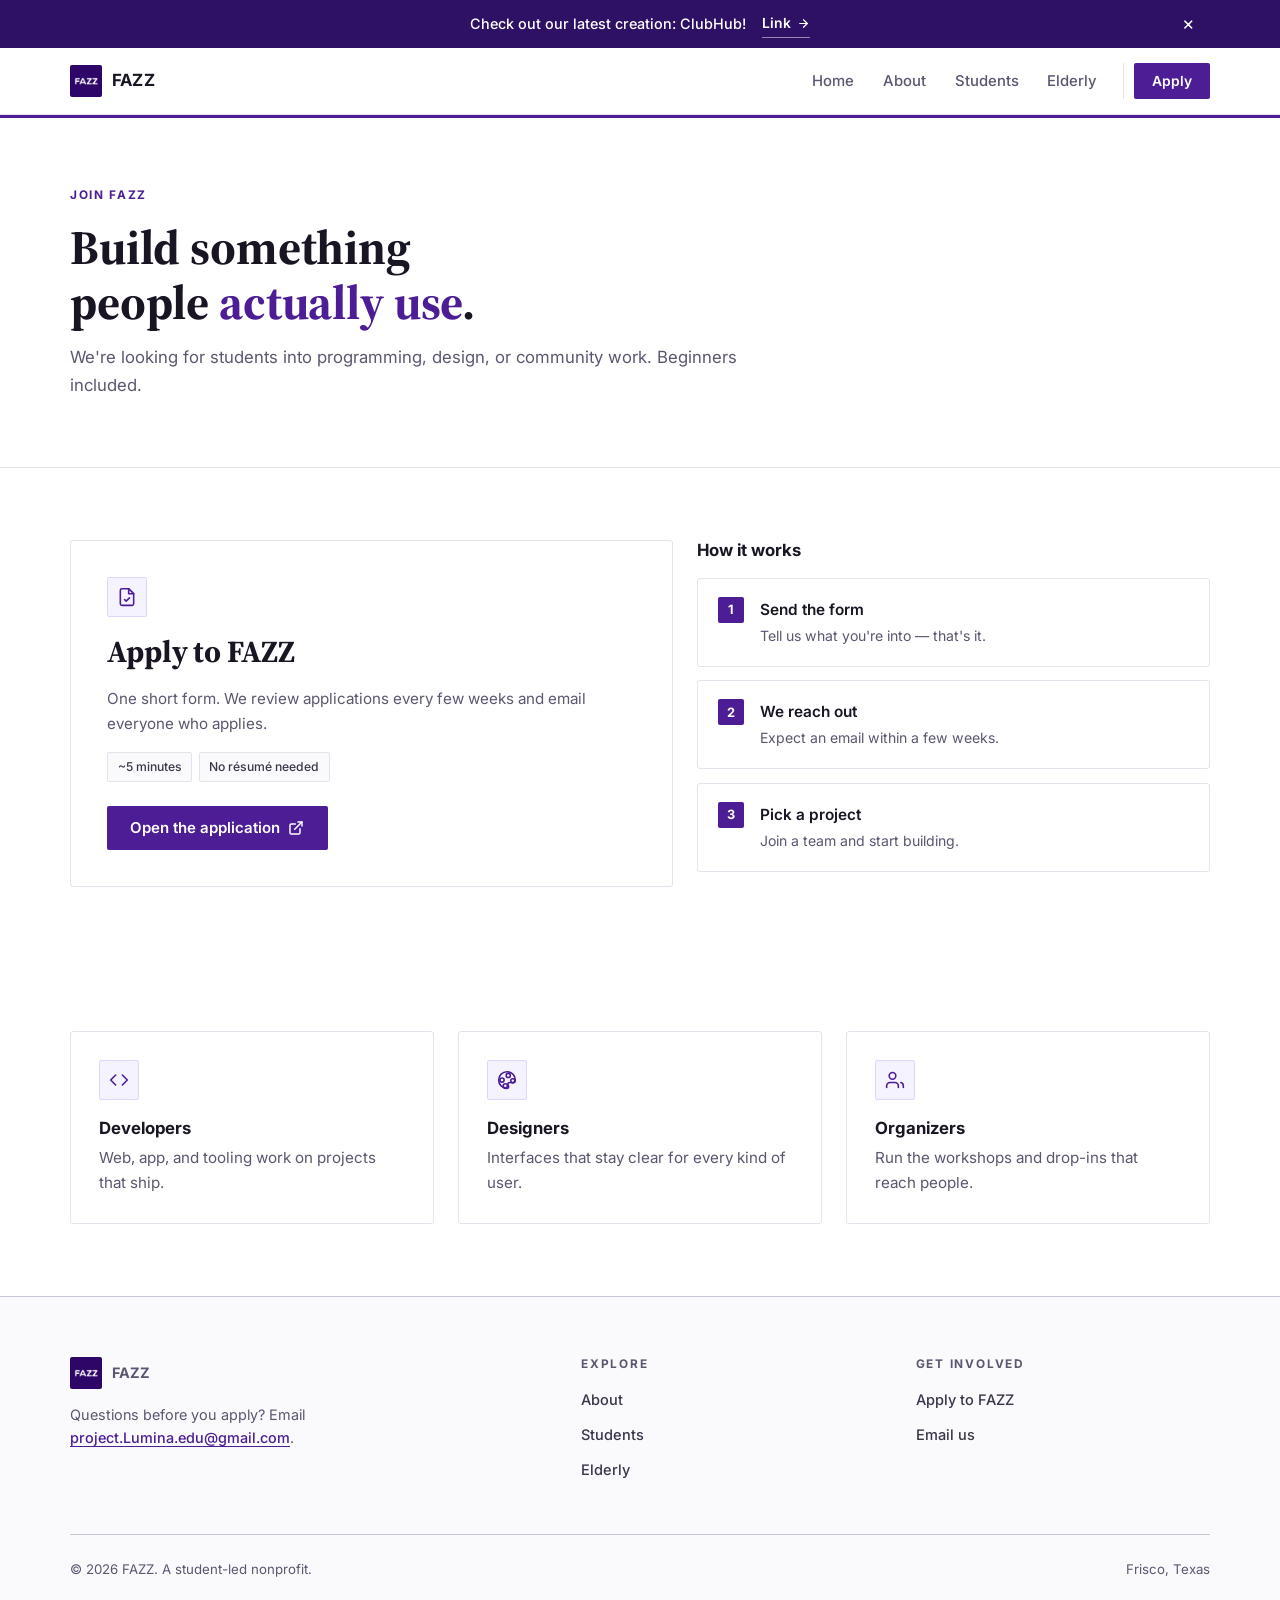
<file: join.html>
<!DOCTYPE html>
<html lang="en">
  <head>
    <meta charset="UTF-8" />
    <meta name="viewport" content="width=device-width, initial-scale=1.0" />
    <title>Join Us | FAZZ</title>
    <meta
      name="description"
      content="Interested in joining FAZZ? Apply to become part of a student-led nonprofit building technology solutions that improve the lives of our community, students and elderly alike."
    />
    <meta name="theme-color" content="#4c1d95" />
    <link rel="icon" type="image/png" href="images/fazzlogodark.png" />
    <link rel="apple-touch-icon" href="images/fazzlogodark.png" />
    <link rel="preconnect" href="https://fonts.googleapis.com" />
    <link rel="preconnect" href="https://fonts.gstatic.com" crossorigin />
    <link
      href="https://fonts.googleapis.com/css2?family=Inter:wght@400;500;600;700&family=Source+Serif+4:opsz,wght@8..60,600;8..60,700&display=swap"
      rel="stylesheet"
    />
    <link rel="stylesheet" href="css/style.css" />
    <script defer src="js/config.js"></script>
    <script defer src="js/script.js"></script>
  </head>
  <body>
    <div id="site-banner" class="site-banner"></div>

    <div class="nav-scrim" data-nav-scrim></div>

    <header class="site-header">
      <div class="container header-inner">
        <a class="brand" href="index.html"><img class="brand-mark" src="images/fazzlogodark.png" alt="" width="32" height="32" />FAZZ</a>
        <button class="nav-toggle" aria-expanded="false" aria-controls="site-navigation">
          <span class="toggle-lines">
            <span class="toggle-line"></span>
            <span class="toggle-line"></span>
            <span class="toggle-line"></span>
          </span>
          <span class="visually-hidden">Open navigation</span>
        </button>
        <nav id="site-navigation" class="site-nav">
          <a href="index.html" class="nav-link">Home</a>
          <a href="about.html" class="nav-link">About</a>
          <a href="students.html" class="nav-link">Students</a>
          <a href="elderly.html" class="nav-link">Elderly</a>
          <span class="nav-cta"><a href="#apply" class="btn btn-primary btn-sm">Apply</a></span>
        </nav>
      </div>
    </header>

    <main>
      <section class="hero-sub">
        <div class="container" data-animate>
          <p class="eyebrow">Join FAZZ</p>
          <h1>Build something people <span class="gradient-text">actually use</span>.</h1>
          <p class="lead">We're looking for students into programming, design, or community work. Beginners included.</p>
        </div>
      </section>

      <section id="apply" class="section container" data-animate>
        <div class="join-grid">
          <article class="card card-static apply-card">
            <span class="icon-tile">
              <svg viewBox="0 0 24 24" fill="none" stroke="currentColor" stroke-width="1.9" stroke-linecap="round" stroke-linejoin="round" aria-hidden="true"><path d="M14 2H6a2 2 0 0 0-2 2v16a2 2 0 0 0 2 2h12a2 2 0 0 0 2-2V8Z" /><path d="M14 2v6h6" /><path d="m9 15 2 2 4-4" /></svg>
            </span>
            <h2>Apply to FAZZ</h2>
            <p class="muted">One short form. We review applications every few weeks and email everyone who applies.</p>
            <ul class="chips">
              <li>~5 minutes</li>
              <li>No résumé needed</li>
            </ul>
            <a class="btn btn-primary" href="#" data-join-link target="_blank" rel="noreferrer">
              Open the application
              <svg viewBox="0 0 24 24" fill="none" stroke="currentColor" stroke-width="2.2" stroke-linecap="round" stroke-linejoin="round" aria-hidden="true"><path d="M15 3h6v6" /><path d="M10 14 21 3" /><path d="M18 13v6a2 2 0 0 1-2 2H5a2 2 0 0 1-2-2V8a2 2 0 0 1 2-2h6" /></svg>
            </a>
          </article>

          <div>
            <h3 style="margin-bottom: 1.1rem">How it works</h3>
            <ul class="steps">
              <li class="step">
                <div>
                  <strong>Send the form</strong>
                  <span>Tell us what you're into — that's it.</span>
                </div>
              </li>
              <li class="step">
                <div>
                  <strong>We reach out</strong>
                  <span>Expect an email within a few weeks.</span>
                </div>
              </li>
              <li class="step">
                <div>
                  <strong>Pick a project</strong>
                  <span>Join a team and start building.</span>
                </div>
              </li>
            </ul>
          </div>
        </div>
      </section>

      <section class="section container" data-animate>
        <div class="grid grid-3">
          <article class="card">
            <span class="icon-tile">
              <svg viewBox="0 0 24 24" fill="none" stroke="currentColor" stroke-width="1.9" stroke-linecap="round" stroke-linejoin="round" aria-hidden="true"><path d="m16 18 6-6-6-6" /><path d="m8 6-6 6 6 6" /></svg>
            </span>
            <h3>Developers</h3>
            <p>Web, app, and tooling work on projects that ship.</p>
          </article>
          <article class="card">
            <span class="icon-tile tile-cool">
              <svg viewBox="0 0 24 24" fill="none" stroke="currentColor" stroke-width="1.9" stroke-linecap="round" stroke-linejoin="round" aria-hidden="true"><circle cx="13.5" cy="6.5" r="2.5" /><circle cx="19" cy="13" r="2.5" /><circle cx="6" cy="12" r="2.5" /><circle cx="10" cy="19" r="2.5" /><path d="M12 2a10 10 0 1 0 0 20c1.1 0 2-.9 2-2 0-1.5-1-2-1-3s1-2 2.5-2H19a3 3 0 0 0 3-3 10 10 0 0 0-10-10Z" /></svg>
            </span>
            <h3>Designers</h3>
            <p>Interfaces that stay clear for every kind of user.</p>
          </article>
          <article class="card">
            <span class="icon-tile tile-warm">
              <svg viewBox="0 0 24 24" fill="none" stroke="currentColor" stroke-width="1.9" stroke-linecap="round" stroke-linejoin="round" aria-hidden="true"><path d="M16 21v-2a4 4 0 0 0-4-4H6a4 4 0 0 0-4 4v2" /><circle cx="9" cy="7" r="4" /><path d="M22 21v-2a4 4 0 0 0-3-3.87" /></svg>
            </span>
            <h3>Organizers</h3>
            <p>Run the workshops and drop-ins that reach people.</p>
          </article>
        </div>
      </section>
    </main>

    <footer class="footer">
      <div class="container footer-inner">
        <div class="footer-brand-col">
          <p class="footer-brand"><img class="brand-mark" src="images/fazzlogodark.png" alt="" width="32" height="32" />FAZZ</p>
          <p>Questions before you apply? Email <a href="mailto:project.Lumina.edu@gmail.com">project.Lumina.edu@gmail.com</a>.</p>
        </div>
        <div class="footer-col">
          <h4>Explore</h4>
          <ul>
            <li><a href="about.html">About</a></li>
            <li><a href="students.html">Students</a></li>
            <li><a href="elderly.html">Elderly</a></li>
          </ul>
        </div>
        <div class="footer-col">
          <h4>Get involved</h4>
          <ul>
            <li><a href="join.html">Apply to FAZZ</a></li>
            <li><a href="mailto:project.Lumina.edu@gmail.com">Email us</a></li>
          </ul>
        </div>
        <div class="footer-bottom">
          <span>© <span data-year>2026</span> FAZZ. A student-led nonprofit.</span>
          <span>Frisco, Texas</span>
        </div>
      </div>
    </footer>
  </body>
</html>
</file>
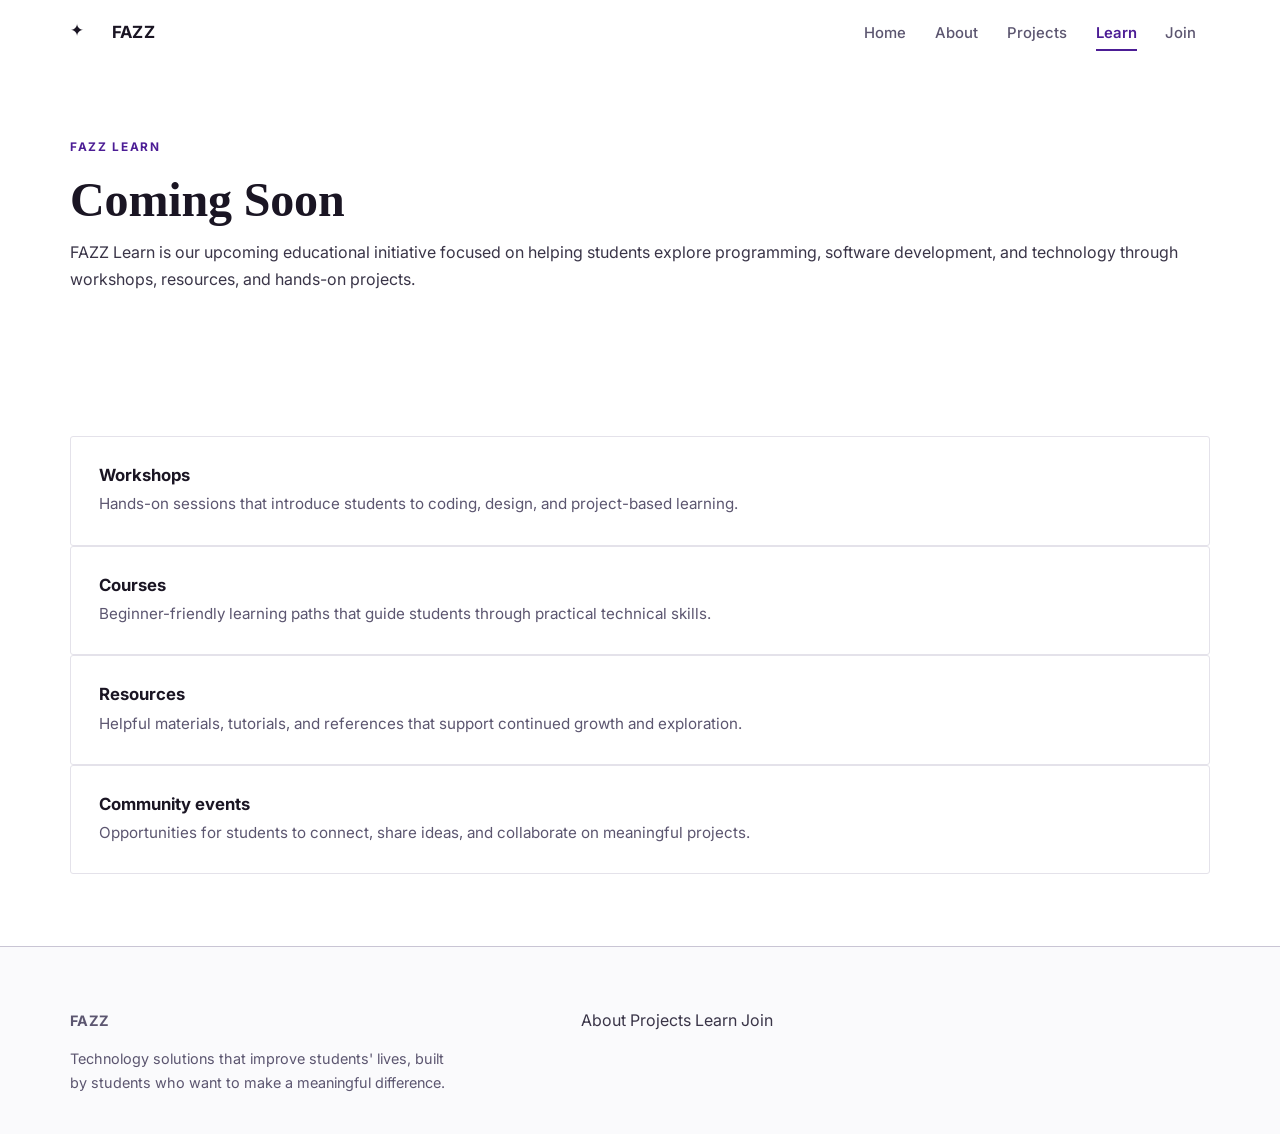
<file: learn.html>
<!DOCTYPE html>
<html lang="en">
  <head>
    <meta charset="UTF-8" />
    <meta name="viewport" content="width=device-width, initial-scale=1.0" />
    <title>FAZZ Learn | FAZZ</title>
    <meta
      name="description"
      content="FAZZ Learn is an upcoming education initiative focused on helping students explore programming and technology."
    />
    <link rel="preconnect" href="https://fonts.googleapis.com" />
    <link rel="preconnect" href="https://fonts.gstatic.com" crossorigin />
    <link
      href="https://fonts.googleapis.com/css2?family=Inter:wght@400;500;600;700;800&family=Manrope:wght@600;700;800&display=swap"
      rel="stylesheet"
    />
    <link rel="stylesheet" href="css/style.css" />
    <script defer src="js/config.js"></script>
    <script defer src="js/script.js"></script>
  </head>
  <body>
    <header class="page-header page-header-subpage">
      <div class="container header-inner">
        <a class="brand" href="index.html"><span class="brand-mark">✦</span> FAZZ</a>
        <button class="nav-toggle" aria-expanded="false" aria-controls="site-navigation">
          <span class="toggle-line"></span>
          <span class="toggle-line"></span>
          <span class="toggle-line"></span>
          <span class="visually-hidden">Open navigation</span>
        </button>
        <nav id="site-navigation" class="site-nav">
          <a href="index.html" class="nav-link">Home</a>
          <a href="about.html" class="nav-link">About</a>
          <a href="projects.html" class="nav-link">Projects</a>
          <a href="learn.html" class="nav-link active">Learn</a>
          <a href="join.html" class="nav-link">Join</a>
        </nav>
      </div>
    </header>

    <main>
      <section class="section section-subpage-hero container" data-animate>
        <div class="subpage-content">
          <p class="eyebrow">FAZZ Learn</p>
          <h1>Coming Soon</h1>
          <p>FAZZ Learn is our upcoming educational initiative focused on helping students explore programming, software development, and technology through workshops, resources, and hands-on projects.</p>
        </div>
      </section>

      <section class="section container" data-animate>
        <div class="feature-grid">
          <article class="card">
            <h3>Workshops</h3>
            <p>Hands-on sessions that introduce students to coding, design, and project-based learning.</p>
          </article>
          <article class="card">
            <h3>Courses</h3>
            <p>Beginner-friendly learning paths that guide students through practical technical skills.</p>
          </article>
          <article class="card">
            <h3>Resources</h3>
            <p>Helpful materials, tutorials, and references that support continued growth and exploration.</p>
          </article>
          <article class="card">
            <h3>Community events</h3>
            <p>Opportunities for students to connect, share ideas, and collaborate on meaningful projects.</p>
          </article>
        </div>
      </section>
    </main>

    <footer class="footer">
      <div class="container footer-inner">
        <div>
          <p class="footer-brand">FAZZ</p>
          <p>Technology solutions that improve students' lives, built by students who want to make a meaningful difference.</p>
        </div>
        <div class="footer-links">
          <a href="about.html">About</a>
          <a href="projects.html">Projects</a>
          <a href="learn.html">Learn</a>
          <a href="join.html">Join</a>
        </div>
      </div>
    </footer>
  </body>
</html>
</file>
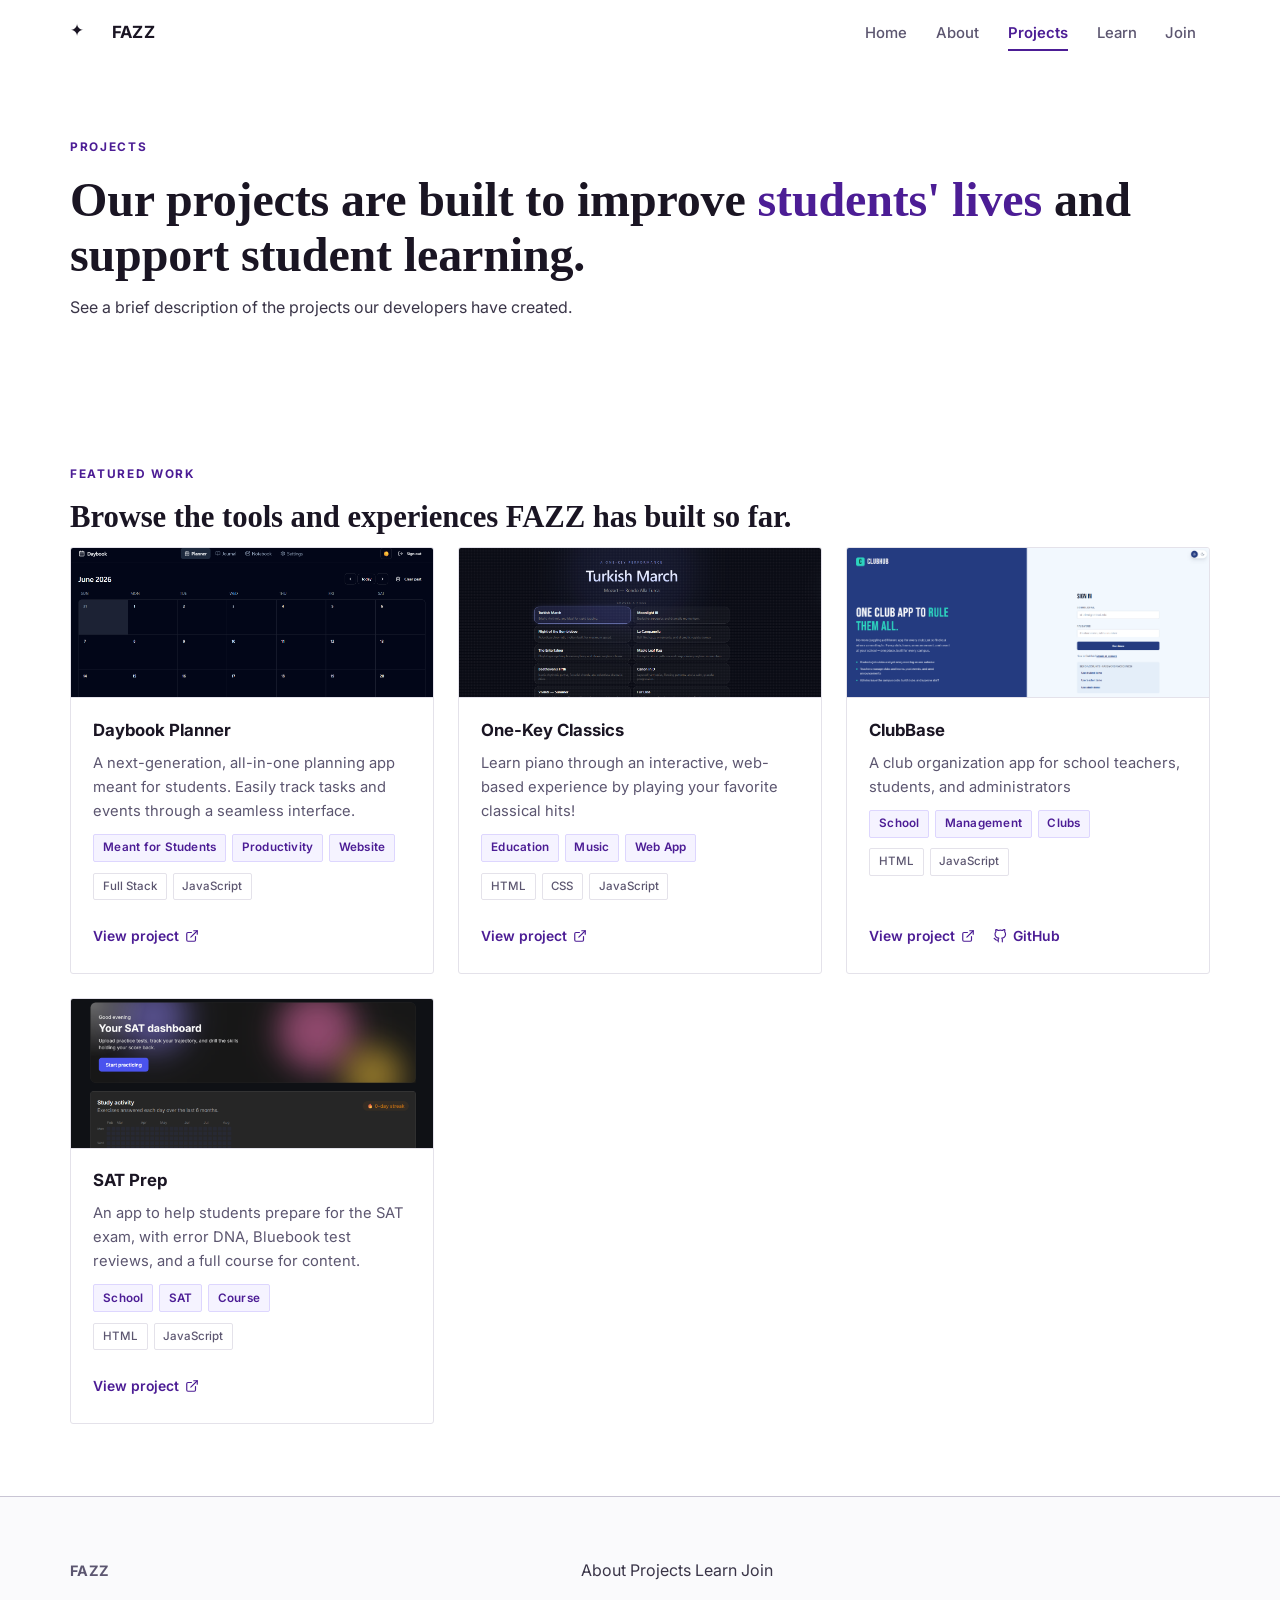
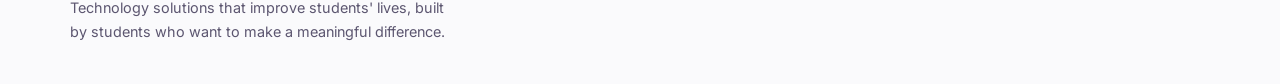
<file: projects.html>
<!DOCTYPE html>
<html lang="en">
  <head>
    <meta charset="UTF-8" />
    <meta name="viewport" content="width=device-width, initial-scale=1.0" />
    <title>Projects | FAZZ</title>
    <meta
      name="description"
      content="Explore FAZZ projects: student-built apps and tools designed to improve students' lives."
    />
    <link rel="preconnect" href="https://fonts.googleapis.com" />
    <link rel="preconnect" href="https://fonts.gstatic.com" crossorigin />
    <link
      href="https://fonts.googleapis.com/css2?family=Inter:wght@400;500;600;700;800&family=Manrope:wght@600;700;800&display=swap"
      rel="stylesheet"
    />
    <link rel="stylesheet" href="css/style.css" />
    <script defer src="js/config.js"></script>
    <script defer src="js/projects.js"></script>
    <script defer src="js/script.js"></script>
  </head>
  <body>
    <header class="page-header page-header-subpage">
      <div class="container header-inner">
        <a class="brand" href="index.html"><span class="brand-mark">✦</span> FAZZ</a>
        <button class="nav-toggle" aria-expanded="false" aria-controls="site-navigation">
          <span class="toggle-line"></span>
          <span class="toggle-line"></span>
          <span class="toggle-line"></span>
          <span class="visually-hidden">Open navigation</span>
        </button>
        <nav id="site-navigation" class="site-nav">
          <a href="index.html" class="nav-link">Home</a>
          <a href="about.html" class="nav-link">About</a>
          <a href="projects.html" class="nav-link active">Projects</a>
          <a href="learn.html" class="nav-link">Learn</a>
          <a href="join.html" class="nav-link">Join</a>
        </nav>
      </div>
    </header>

    <main>
      <section class="section section-subpage-hero container" data-animate>
        <div class="subpage-content">
          <p class="eyebrow">Projects</p>
          <h1>Our projects are built to improve <span class="gradient-text">students' lives</span> and support student learning.</h1>
          <p>See a brief description of the projects our developers have created.</p>
        </div>
      </section>

      <section class="section container" data-animate>
        <div class="section-heading">
          <p class="eyebrow">Featured work</p>
          <h2>Browse the tools and experiences FAZZ has built so far.</h2>
        </div>
        <div class="project-grid" data-project-grid></div>
      </section>
    </main>

    <footer class="footer">
      <div class="container footer-inner">
        <div>
          <p class="footer-brand">FAZZ</p>
          <p>Technology solutions that improve students' lives, built by students who want to make a meaningful difference.</p>
        </div>
        <div class="footer-links">
          <a href="about.html">About</a>
          <a href="projects.html">Projects</a>
          <a href="learn.html">Learn</a>
          <a href="join.html">Join</a>
        </div>
      </div>
    </footer>
  </body>
</html>
</file>
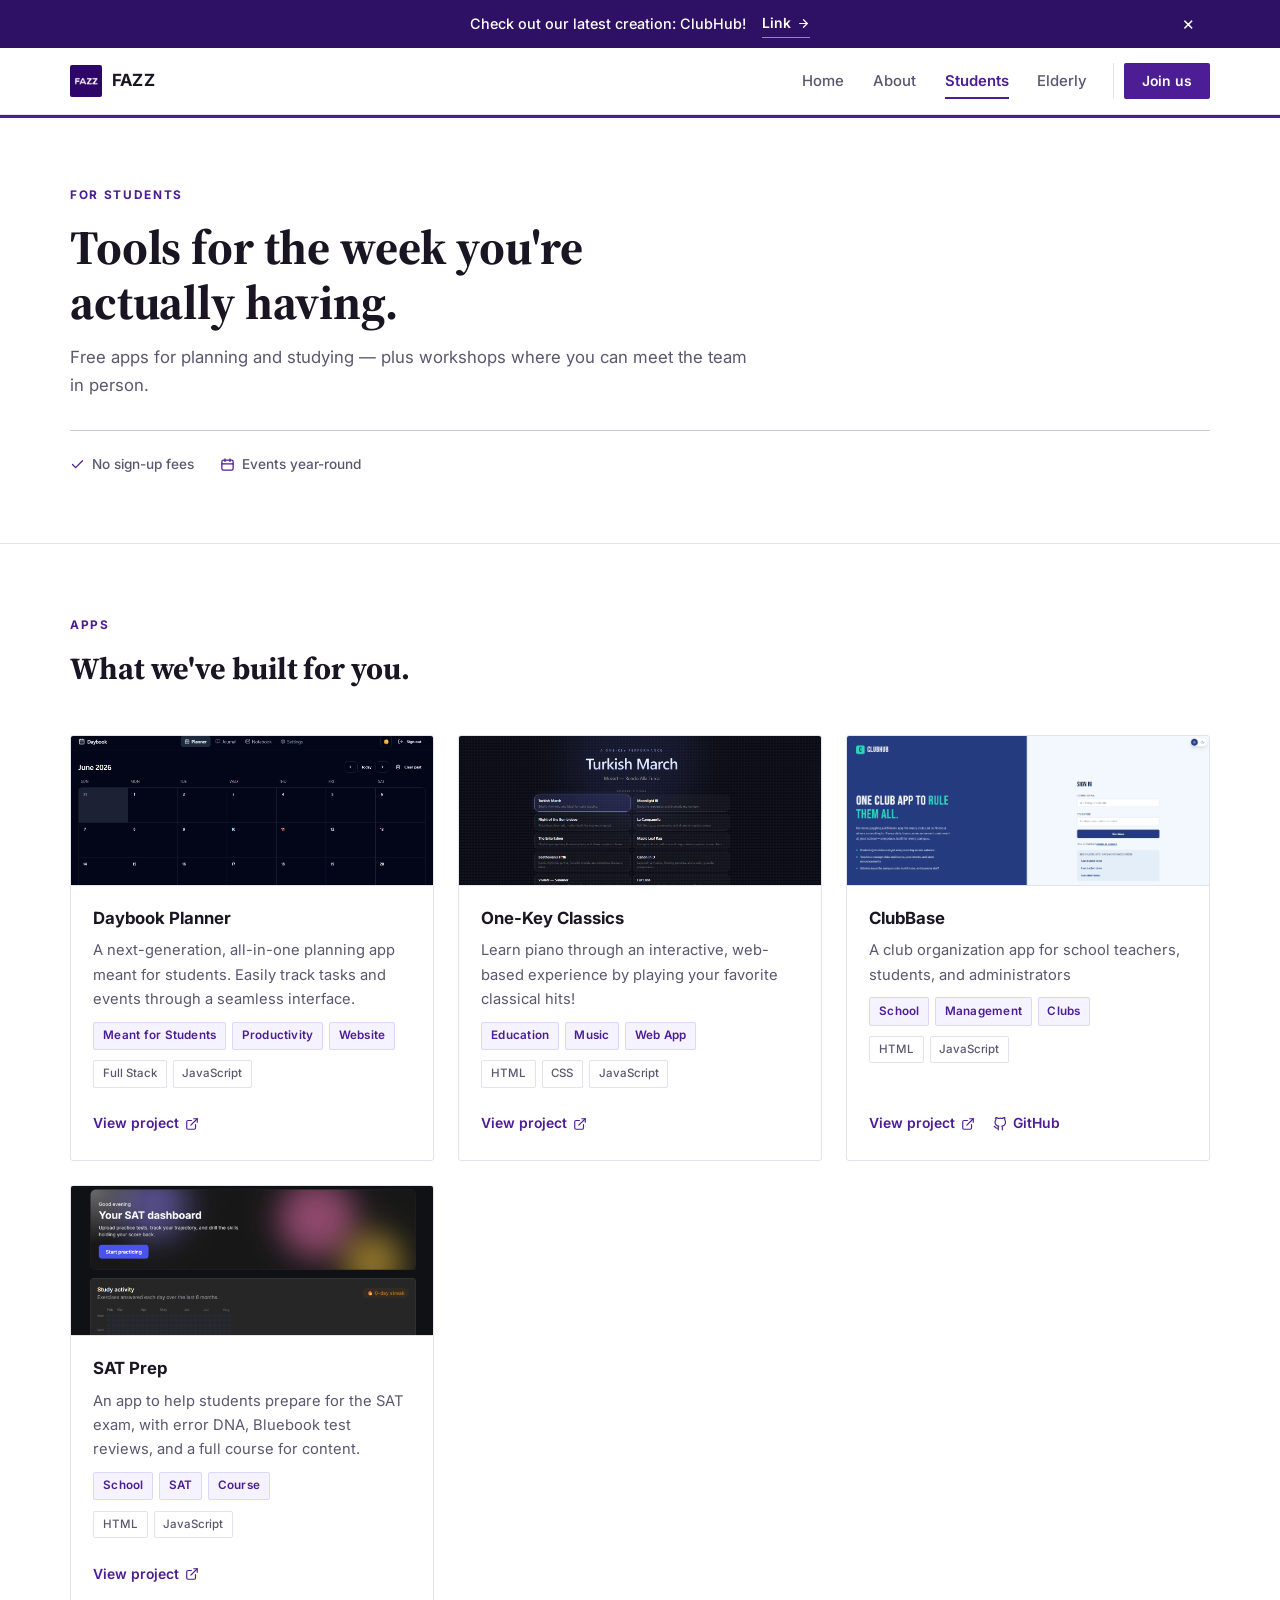
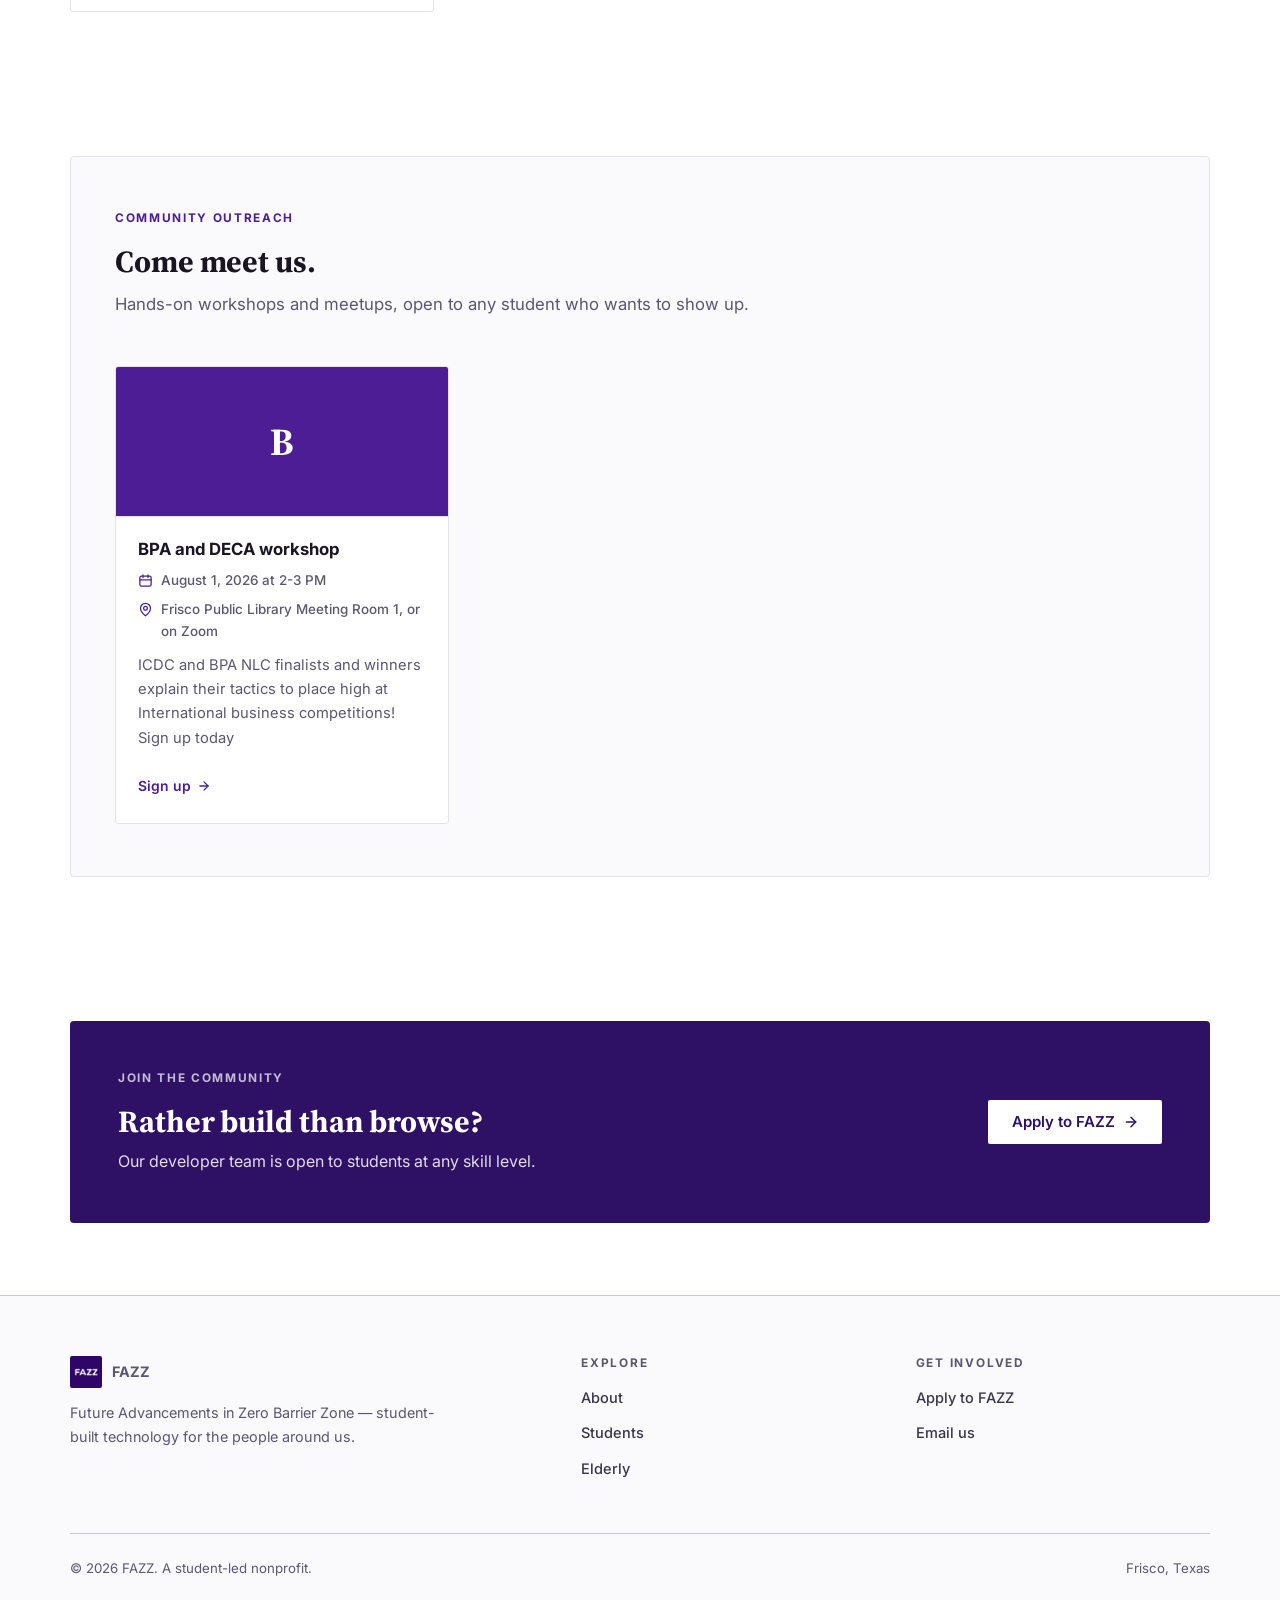
<file: students.html>
<!DOCTYPE html>
<html lang="en">
  <head>
    <meta charset="UTF-8" />
    <meta name="viewport" content="width=device-width, initial-scale=1.0" />
    <title>Students | FAZZ</title>
    <meta
      name="description"
      content="FAZZ builds apps for students and hosts community outreach events like workshops and meetups to help students grow with technology."
    />
    <meta name="theme-color" content="#4c1d95" />
    <link rel="icon" type="image/png" href="images/fazzlogodark.png" />
    <link rel="apple-touch-icon" href="images/fazzlogodark.png" />
    <link rel="preconnect" href="https://fonts.googleapis.com" />
    <link rel="preconnect" href="https://fonts.gstatic.com" crossorigin />
    <link
      href="https://fonts.googleapis.com/css2?family=Inter:wght@400;500;600;700&family=Source+Serif+4:opsz,wght@8..60,600;8..60,700&display=swap"
      rel="stylesheet"
    />
    <link rel="stylesheet" href="css/style.css" />
    <script defer src="js/config.js"></script>
    <script defer src="js/projects.js"></script>
    <script defer src="js/events.js"></script>
    <script defer src="js/script.js"></script>
  </head>
  <body>
    <div id="site-banner" class="site-banner"></div>

    <div class="nav-scrim" data-nav-scrim></div>

    <header class="site-header">
      <div class="container header-inner">
        <a class="brand" href="index.html"><img class="brand-mark" src="images/fazzlogodark.png" alt="" width="32" height="32" />FAZZ</a>
        <button class="nav-toggle" aria-expanded="false" aria-controls="site-navigation">
          <span class="toggle-lines">
            <span class="toggle-line"></span>
            <span class="toggle-line"></span>
            <span class="toggle-line"></span>
          </span>
          <span class="visually-hidden">Open navigation</span>
        </button>
        <nav id="site-navigation" class="site-nav">
          <a href="index.html" class="nav-link">Home</a>
          <a href="about.html" class="nav-link">About</a>
          <a href="students.html" class="nav-link active">Students</a>
          <a href="elderly.html" class="nav-link">Elderly</a>
          <span class="nav-cta"><a href="join.html" class="btn btn-primary btn-sm">Join us</a></span>
        </nav>
      </div>
    </header>

    <main>
      <section class="hero-sub hero-sub-wide">
        <div class="container" data-animate>
          <p class="eyebrow">For students</p>
          <h1>Tools for the week you're actually having.</h1>
          <p class="lead">Free apps for planning and studying — plus workshops where you can meet the team in person.</p>
          <ul class="hero-meta">
            <li>
              <svg viewBox="0 0 24 24" fill="none" stroke="currentColor" stroke-width="2" stroke-linecap="round" stroke-linejoin="round" aria-hidden="true"><path d="M20 6 9 17l-5-5" /></svg>
              No sign-up fees
            </li>
            <li>
              <svg viewBox="0 0 24 24" fill="none" stroke="currentColor" stroke-width="2" stroke-linecap="round" stroke-linejoin="round" aria-hidden="true"><rect x="3" y="5" width="18" height="16" rx="2.5" /><path d="M8 3v4M16 3v4M3 11h18" /></svg>
              Events year-round
            </li>
          </ul>
        </div>
      </section>

      <section class="section container" data-animate>
        <div class="section-head">
          <p class="eyebrow">Apps</p>
          <h2>What we've built for you.</h2>
        </div>
        <div
          class="project-grid"
          data-project-grid="students"
          data-project-empty="Student apps are on the way — check back soon."
        ></div>
      </section>

      <section class="section container" data-animate>
        <div class="panel">
          <div class="section-head">
            <p class="eyebrow">Community outreach</p>
            <h2>Come meet us.</h2>
            <p class="lead">Hands-on workshops and meetups, open to any student who wants to show up.</p>
          </div>
          <div class="project-grid event-grid" data-events-grid="students"></div>
        </div>
      </section>

      <section class="section container" data-animate>
        <div class="callout">
          <div>
            <p class="eyebrow">Join the community</p>
            <h2>Rather build than browse?</h2>
            <p>Our developer team is open to students at any skill level.</p>
          </div>
          <div class="callout-actions">
            <a href="join.html" class="btn btn-primary">
              Apply to FAZZ
              <svg viewBox="0 0 24 24" fill="none" stroke="currentColor" stroke-width="2.2" stroke-linecap="round" stroke-linejoin="round" aria-hidden="true"><path d="M5 12h14" /><path d="m12 5 7 7-7 7" /></svg>
            </a>
          </div>
        </div>
      </section>
    </main>

    <footer class="footer">
      <div class="container footer-inner">
        <div class="footer-brand-col">
          <p class="footer-brand"><img class="brand-mark" src="images/fazzlogodark.png" alt="" width="32" height="32" />FAZZ</p>
          <p>Future Advancements in Zero Barrier Zone — student-built technology for the people around us.</p>
        </div>
        <div class="footer-col">
          <h4>Explore</h4>
          <ul>
            <li><a href="about.html">About</a></li>
            <li><a href="students.html">Students</a></li>
            <li><a href="elderly.html">Elderly</a></li>
          </ul>
        </div>
        <div class="footer-col">
          <h4>Get involved</h4>
          <ul>
            <li><a href="join.html">Apply to FAZZ</a></li>
            <li><a href="mailto:project.Lumina.edu@gmail.com">Email us</a></li>
          </ul>
        </div>
        <div class="footer-bottom">
          <span>© <span data-year>2026</span> FAZZ. A student-led nonprofit.</span>
          <span>Frisco, Texas</span>
        </div>
      </div>
    </footer>
  </body>
</html>
</file>
<file: css/style.css>
/* =========================================================
   FAZZ — design system
   ========================================================= */

:root {
  color-scheme: light;

  /* Brand palette — a single dark-violet ramp. One hue, no secondary
     accent colour: the whole system is violet, white, and neutral grey. */
  --violet-900: #2e1065;
  --violet-800: #3b1578;
  --violet-700: #4c1d95;
  --violet-600: #5b21b6;
  --violet-500: #6d28d9;
  --violet-200: #ddd6fe;
  --violet-100: #ede9fe;
  --violet-50: #f5f3ff;

  /* Brand roles. --brand is dark enough (≈10:1 on white) that it can carry
     small text, links, and icons — not just large fills. */
  --brand: var(--violet-700);
  --brand-strong: var(--violet-900);
  --brand-soft: var(--violet-500);
  --brand-tint: var(--violet-50);
  --brand-tint-2: var(--violet-100);
  --brand-line: var(--violet-200);

  /* Back-compat aliases. The old design filled shapes with three gradients;
     they are now flat tones of the one violet, so any rule still asking for
     --grad gets a solid fill rather than a stale gradient. */
  --grad: var(--violet-700);
  --grad-cool: var(--violet-600);
  --grad-warm: var(--violet-500);

  /* Neutrals — a hint of violet in the greys, nothing more */
  --bg: #ffffff;
  --surface: #ffffff;
  --surface-2: #fafafc;
  --surface-3: #f2f1f6;
  --ink: #1a1523;
  --ink-2: #3a3548;
  --muted: #5c5670;
  --line: #e4e2ea;
  --line-strong: #c9c5d4;

  /* Elevation — Swiss-style: rules, not shadows. Only genuinely floating
     UI (the mobile nav panel) is allowed to cast one. */
  --sh-sm: none;
  --sh-md: none;
  --sh-lg: 0 2px 8px rgba(26, 21, 35, 0.09);

  /* Shape — near-square. Small radii read as considered; large ones read
     as consumer-app modern, which is what we are moving away from. */
  --r-2xl: 4px;
  --r-xl: 3px;
  --r-lg: 3px;
  --r-md: 2px;
  --r-sm: 2px;
  --pill: 999px;

  /* Layering — every z-index in the site comes from here */
  --z-base: 1;
  --z-raised: 2;
  --z-nav-panel: 5;
  --z-banner: 800;
  --z-scrim: 850;
  --z-header: 900;
}

*,
*::before,
*::after {
  box-sizing: border-box;
}

html {
  /* `clip` (not `hidden`) so the sticky header is not trapped in a scroll container */
  overflow-x: clip;
  scroll-behavior: smooth;
  scroll-padding-top: 6rem;
}

body {
  margin: 0;
  overflow-x: clip;
  font-family: "Inter", system-ui, -apple-system, sans-serif;
  background: var(--bg);
  color: var(--ink-2);
  line-height: 1.65;
  -webkit-font-smoothing: antialiased;
  text-rendering: optimizeLegibility;
}

img {
  max-width: 100%;
  display: block;
}

a {
  color: inherit;
  text-decoration: none;
}

button,
input,
select,
textarea {
  font: inherit;
}

ul {
  list-style: none;
  padding: 0;
  margin: 0;
}

.container {
  width: min(1140px, calc(100% - 2.5rem));
  margin-inline: auto;
}

.visually-hidden {
  position: absolute;
  width: 1px;
  height: 1px;
  padding: 0;
  margin: -1px;
  overflow: hidden;
  clip: rect(0, 0, 0, 0);
  white-space: nowrap;
  border: 0;
}

/* =========================================================
   Typography
   ========================================================= */

h1,
h2,
h3,
h4 {
  margin: 0 0 0.75rem;
  color: var(--ink);
  font-weight: 700;
  line-height: 1.2;
}

/* Display headings use the serif; component headings stay in Inter so
   cards and lists keep a tight, functional rhythm. */
h1,
h2 {
  font-family: "Source Serif 4", Georgia, "Times New Roman", serif;
  /* Near-zero tracking. Tight negative tracking is a contemporary-startup
     tell; classic settings read more established. */
  letter-spacing: -0.003em;
}

h1 {
  font-size: clamp(2.1rem, 4vw, 3rem);
  line-height: 1.15;
}

h2 {
  font-size: clamp(1.55rem, 2.4vw, 2.05rem);
}

h3 {
  font-size: 1.05rem;
  letter-spacing: 0;
}

p {
  margin: 0;
}

.lead {
  font-size: 1.05rem;
  color: var(--muted);
  max-width: 62ch;
}

.muted {
  color: var(--muted);
}

.eyebrow {
  display: block;
  margin: 0 0 0.9rem;
  font-size: 0.74rem;
  font-weight: 700;
  letter-spacing: 0.14em;
  text-transform: uppercase;
  color: var(--brand);
}

/* The one or two words per page that carry brand emphasis. Kept as a class
   so the markup is unchanged, but it is now a flat colour, not a gradient. */
.gradient-text {
  color: var(--brand);
}

/* =========================================================
   Buttons
   ========================================================= */

.btn {
  display: inline-flex;
  align-items: center;
  justify-content: center;
  gap: 0.5rem;
  padding: 0.75rem 1.4rem;
  border: 1px solid transparent;
  border-radius: var(--r-sm);
  cursor: pointer;
  font-weight: 600;
  font-size: 0.94rem;
  line-height: 1.2;
  white-space: nowrap;
  transition: background-color 0.22s ease, background-position 0.28s ease,
    border-color 0.22s ease, color 0.22s ease, box-shadow 0.22s ease;
}

.btn svg {
  width: 16px;
  height: 16px;
  flex: none;
}

.btn:focus-visible {
  outline: 2px solid var(--brand);
  outline-offset: 2px;
}

.btn-primary {
  background: var(--brand);
  color: #fff;
}

.btn-primary:hover {
  background: var(--brand-strong);
}

.btn-secondary {
  background: var(--surface);
  border-color: var(--line-strong);
  color: var(--ink);
}

.btn-secondary:hover {
  background: var(--brand-tint);
  border-color: var(--brand);
  color: var(--brand);
}

.btn-sm {
  padding: 0.55rem 1.05rem;
  font-size: 0.87rem;
}

/* Text link with a sliding arrow */

.link-arrow {
  display: inline-flex;
  align-items: center;
  gap: 0.4rem;
  font-weight: 600;
  font-size: 0.9rem;
  color: var(--brand);
}

.link-arrow svg {
  width: 15px;
  height: 15px;
  transition: transform 0.18s ease;
}

.link-arrow:hover svg {
  transform: translateX(3px);
}

/* =========================================================
   Announcement banner
   ========================================================= */

.site-banner {
  display: none;
}

.site-banner.is-visible {
  display: block;
  position: relative;
  z-index: var(--z-banner);
  background: var(--brand-strong);
  color: #fff;
}

.site-banner-inner {
  position: relative;
  display: flex;
  align-items: center;
  justify-content: center;
  flex-wrap: wrap;
  gap: 0.3rem 1rem;
  padding: 0.6rem 3rem;
  text-align: center;
}

.site-banner-text {
  margin: 0;
  font-weight: 500;
  font-size: 0.9rem;
}

.site-banner-link {
  display: inline-flex;
  align-items: center;
  gap: 0.35rem;
  padding: 0.15rem 0;
  font-weight: 600;
  font-size: 0.87rem;
  white-space: nowrap;
  color: #fff;
  border-bottom: 1px solid rgba(255, 255, 255, 0.5);
  transition: border-color 0.18s ease;
}

.site-banner-link:hover {
  border-bottom-color: #fff;
}

.site-banner-link svg {
  width: 13px;
  height: 13px;
}

.site-banner-close {
  position: absolute;
  right: 0.5rem;
  top: 50%;
  transform: translateY(-50%);
  display: grid;
  place-items: center;
  width: 28px;
  height: 28px;
  background: transparent;
  border: none;
  border-radius: var(--r-sm);
  color: #fff;
  font-size: 1.2rem;
  line-height: 1;
  cursor: pointer;
  transition: background-color 0.18s ease;
}

.site-banner-close:hover {
  background: rgba(255, 255, 255, 0.16);
}

/* =========================================================
   Header / navigation
   ========================================================= */

.site-header {
  position: sticky;
  top: 0;
  z-index: var(--z-header);
  background: rgba(255, 255, 255, 0.94);
  backdrop-filter: blur(8px);
  -webkit-backdrop-filter: blur(8px);
  border-bottom: 1px solid var(--line);
  transition: box-shadow 0.2s ease;
}

/* A hairline rather than a shadow — the header separates by rule, like
   the rest of the page. */
.site-header.is-stuck {
  border-bottom-color: var(--line-strong);
}

.header-inner {
  position: relative;
  display: flex;
  align-items: center;
  gap: 1rem;
  min-height: 66px;
  padding: 0.55rem 0;
}

.brand {
  display: inline-flex;
  align-items: center;
  gap: 0.6rem;
  margin-right: auto;
  font-size: 1.05rem;
  font-weight: 700;
  letter-spacing: 0.02em;
  color: var(--ink);
}

/* The mark is a square violet tile, so it takes the same near-square
   radius as the rest of the system — a 50% crop would round its corners
   off and turn it back into a circle. */
.brand-mark {
  width: 32px;
  height: 32px;
  flex: none;
  border-radius: var(--r-sm);
}

.site-nav {
  display: flex;
  align-items: center;
  gap: 0.1rem;
}

.nav-link {
  position: relative;
  color: var(--muted);
  font-weight: 500;
  font-size: 0.93rem;
  padding: 0.5rem 0.85rem;
  border-radius: var(--r-sm);
  transition: color 0.18s ease, background-color 0.18s ease;
}

.nav-link:hover {
  color: var(--ink);
  background: var(--surface-2);
}

/* The active page is marked by a rule under the label, not a pill. */
.nav-link.active {
  color: var(--brand);
  font-weight: 600;
}

.nav-link.active::after {
  content: "";
  position: absolute;
  left: 0.85rem;
  right: 0.85rem;
  bottom: 0.15rem;
  height: 2px;
  background: var(--brand);
}

.nav-cta {
  margin-left: 0.65rem;
  padding-left: 0.65rem;
  border-left: 1px solid var(--line);
}

/* Dims the page behind the open mobile menu. It is a sibling of the header, not
   a child: the header owns a stacking context, so a scrim inside it could only
   ever sit above or below the whole bar — never behind it. */
.nav-scrim {
  display: none;
}

.nav-toggle {
  display: none;
  place-items: center;
  width: 40px;
  height: 40px;
  padding: 0;
  border: 1px solid var(--line-strong);
  border-radius: var(--r-sm);
  background: var(--surface);
  cursor: pointer;
}

.toggle-lines {
  display: grid;
  gap: 4px;
  width: 17px;
}

.toggle-line {
  display: block;
  width: 100%;
  height: 2px;
  background: var(--ink);
  transition: transform 0.25s ease, opacity 0.18s ease;
}

.nav-toggle[aria-expanded="true"] .toggle-line:nth-child(1) {
  transform: translateY(6px) rotate(45deg);
}

.nav-toggle[aria-expanded="true"] .toggle-line:nth-child(2) {
  opacity: 0;
}

.nav-toggle[aria-expanded="true"] .toggle-line:nth-child(3) {
  transform: translateY(-6px) rotate(-45deg);
}

/* =========================================================
   Layout primitives
   ========================================================= */

.section {
  padding: 4.5rem 0;
}

.section-sm {
  padding: 3rem 0;
}

.section-head {
  max-width: 640px;
  margin-bottom: 3rem;
}

.section-head h2 {
  margin-bottom: 0.7rem;
}

.grid {
  display: grid;
  gap: 1.5rem;
}

.grid-2 {
  grid-template-columns: repeat(2, minmax(0, 1fr));
}

.grid-3 {
  grid-template-columns: repeat(3, minmax(0, 1fr));
}

/* Tinted panel that groups a whole section */

.panel {
  padding: 3.25rem 2.75rem;
  background: var(--surface-2);
  border: 1px solid var(--line);
  border-radius: var(--r-2xl);
}

/* =========================================================
   Cards
   ========================================================= */

.card {
  position: relative;
  padding: 1.75rem;
  background: var(--surface);
  border: 1px solid var(--line);
  border-radius: var(--r-xl);
  box-shadow: var(--sh-sm);
  transition: border-color 0.18s ease, box-shadow 0.18s ease;
}

.card:hover {
  border-color: var(--brand);
}

.card h3 {
  margin-bottom: 0.4rem;
}

.card p {
  color: var(--muted);
  font-size: 0.95rem;
}

.card-static:hover {
  border-color: var(--line);
}

/* Icon tiles */

/* A bordered violet-tinted square with a violet glyph. The old tiles were
   three saturated gradients; one quiet treatment reads as a system. */
.icon-tile {
  display: grid;
  place-items: center;
  width: 40px;
  height: 40px;
  margin-bottom: 1.15rem;
  border: 1px solid var(--brand-line);
  border-radius: var(--r-md);
  color: var(--brand);
  background: var(--brand-tint);
}

.icon-tile svg {
  width: 20px;
  height: 20px;
}

/* Retained so existing markup keeps working; the palette is now one hue,
   so the "cool" and "warm" variants are deliberately identical. */
.tile-cool,
.tile-warm {
  border-color: var(--brand-line);
  color: var(--brand);
  background: var(--brand-tint);
}

/* Chip rows */

.chips {
  display: flex;
  flex-wrap: wrap;
  gap: 0.4rem;
  margin-top: 1.1rem;
}

.chips li {
  padding: 0.24rem 0.6rem;
  font-size: 0.76rem;
  font-weight: 500;
  color: var(--ink-2);
  background: var(--surface-2);
  border: 1px solid var(--line);
  border-radius: var(--r-sm);
}

/* =========================================================
   Hero
   ========================================================= */

/* No wash. The hero is plain white, bounded by rules — a violet rule on top
   to signal the brand, a hairline underneath to close the band. */
.hero {
  padding: 5rem 0 5.25rem;
  background: var(--bg);
  border-top: 3px solid var(--brand);
  border-bottom: 1px solid var(--line);
}

.hero-grid {
  display: grid;
  grid-template-columns: 1.05fr 0.95fr;
  align-items: center;
  gap: 4rem;
}

.hero-copy h1 {
  margin-bottom: 1rem;
}

.hero-copy .lead {
  font-size: 1.1rem;
}

.hero-actions {
  display: flex;
  flex-wrap: wrap;
  gap: 0.75rem;
  margin-top: 1.9rem;
}

.hero-meta {
  display: flex;
  flex-wrap: wrap;
  align-items: center;
  gap: 0.5rem 1.6rem;
  margin-top: 2.1rem;
  padding-top: 1.4rem;
  border-top: 1px solid var(--line-strong);
  font-size: 0.85rem;
  font-weight: 500;
  color: var(--muted);
}

.hero-meta li {
  display: inline-flex;
  align-items: center;
  gap: 0.45rem;
}

.hero-meta svg {
  width: 15px;
  height: 15px;
  color: var(--brand);
}

/* Hero visual — a plain product still, no decoration behind it */

.hero-visual {
  display: grid;
  place-items: center;
}

.app-mock {
  width: 100%;
  max-width: 360px;
  padding: 1.35rem;
  background: var(--surface);
  border: 1px solid var(--line-strong);
  border-radius: var(--r-xl);
}

.app-mock-header {
  display: flex;
  align-items: center;
  justify-content: space-between;
  padding-bottom: 0.9rem;
  margin-bottom: 1.1rem;
  border-bottom: 1px solid var(--line);
}

.app-mock-dots {
  display: flex;
  gap: 0.35rem;
}

.app-mock-dots span {
  width: 8px;
  height: 8px;
  border-radius: 50%;
  background: var(--line-strong);
}

.app-mock-badge {
  font-size: 0.7rem;
  font-weight: 600;
  letter-spacing: 0.04em;
  text-transform: uppercase;
  color: var(--muted);
}

.app-mock-progress {
  height: 6px;
  margin-bottom: 1.25rem;
  border-radius: var(--r-sm);
  background: var(--surface-3);
  overflow: hidden;
}

.app-mock-progress span {
  display: block;
  height: 100%;
  width: 68%;
  background: var(--brand);
}

.app-mock-task {
  display: flex;
  align-items: center;
  gap: 0.75rem;
  padding: 0.7rem 0;
  border-top: 1px solid var(--line);
}

.app-mock-task:first-of-type {
  border-top: none;
}

.app-mock-check {
  display: grid;
  place-items: center;
  width: 20px;
  height: 20px;
  flex: none;
  border-radius: var(--r-sm);
  font-size: 0.7rem;
  color: #fff;
}

.app-mock-check.done {
  background: var(--brand);
}

.app-mock-check.pending {
  background: var(--surface);
  border: 1px solid var(--line-strong);
  color: transparent;
}

.app-mock-task-text strong {
  display: block;
  font-size: 0.87rem;
  font-weight: 600;
  color: var(--ink);
}

.app-mock-task-text span {
  font-size: 0.76rem;
  color: var(--muted);
}

.app-mock-task-text .done-text {
  color: var(--muted);
  font-weight: 500;
}

/* Subpage hero */

.hero-sub {
  padding: 4.25rem 0;
  background: var(--bg);
  border-top: 3px solid var(--brand);
  border-bottom: 1px solid var(--line);
}

.hero-sub h1 {
  max-width: 18ch;
}

.hero-sub .lead {
  margin-top: 0.85rem;
}

.hero-sub-wide h1 {
  max-width: 24ch;
}

.hero-sub .hero-meta {
  margin-top: 1.9rem;
}

/* =========================================================
   Stat strip
   ========================================================= */

.stat-strip {
  display: grid;
  grid-template-columns: repeat(3, minmax(0, 1fr));
  background: var(--surface);
  border: 1px solid var(--line);
  border-radius: var(--r-xl);
  overflow: hidden;
}

.stat-item {
  padding: 1.6rem 1.5rem;
  border-left: 1px solid var(--line);
}

.stat-item:first-child {
  border-left: none;
}

.stat-value {
  display: block;
  font-family: "Source Serif 4", Georgia, serif;
  font-weight: 700;
  font-size: clamp(1.85rem, 3vw, 2.3rem);
  line-height: 1.15;
  /* Every numeral the same violet — a set of figures should read as one
     series, not three unrelated highlights. */
  color: var(--brand);
}

.stat-label {
  display: block;
  margin-top: 0.2rem;
  font-size: 0.86rem;
  font-weight: 500;
  color: var(--muted);
}

/* =========================================================
   Audience cards
   ========================================================= */

.audience-card {
  display: flex;
  flex-direction: column;
  padding: 2rem;
  min-height: 240px;
  background: var(--surface);
  border: 1px solid var(--line);
  border-radius: var(--r-xl);
  box-shadow: var(--sh-sm);
  transition: border-color 0.18s ease, box-shadow 0.18s ease;
}

.audience-card:hover {
  border-color: var(--brand);
}

.audience-card h3 {
  margin-bottom: 0.4rem;
}

.audience-card p {
  font-size: 0.94rem;
}

.audience-card .link-arrow {
  margin-top: auto;
  padding-top: 1.4rem;
}

/* =========================================================
   Project & event cards
   ========================================================= */

.project-grid {
  display: grid;
  grid-template-columns: repeat(3, minmax(0, 1fr));
  gap: 1.5rem;
}

.project-card {
  display: flex;
  flex-direction: column;
  background: var(--surface);
  border: 1px solid var(--line);
  border-radius: var(--r-xl);
  box-shadow: var(--sh-sm);
  overflow: hidden;
  transition: border-color 0.18s ease, box-shadow 0.18s ease;
}

.project-card:hover {
  border-color: var(--brand);
}

/* Flat violet is the fallback tile for projects with no image; when an image
   is present it covers the box completely and hides the fill. */
.project-visual {
  position: relative;
  height: 150px;
  display: grid;
  place-items: center;
  border-bottom: 1px solid var(--line);
  font-family: "Source Serif 4", Georgia, serif;
  font-weight: 700;
  font-size: 2.4rem;
  color: #fff;
  background: var(--violet-700);
  overflow: hidden;
}

/* Three steps of the one violet, so a row of image-less cards still has
   rhythm without introducing a second hue. */
.project-card:nth-child(3n + 2) .project-visual {
  background: var(--violet-600);
}

.project-card:nth-child(3n + 3) .project-visual {
  background: var(--violet-500);
}

.project-visual img {
  width: 100%;
  height: 100%;
  object-fit: cover;
  object-position: center;
}

.project-body {
  display: flex;
  flex-direction: column;
  gap: 0.65rem;
  flex: 1;
  padding: 1.35rem 1.4rem 1.5rem;
}

.project-body h3 {
  margin: 0;
}

.project-body p {
  color: var(--muted);
  font-size: 0.92rem;
}

.project-tags,
.tech-list {
  display: flex;
  flex-wrap: wrap;
  gap: 0.35rem;
}

.project-tags li {
  padding: 0.22rem 0.55rem;
  font-size: 0.73rem;
  font-weight: 600;
  letter-spacing: 0.02em;
  color: var(--brand);
  background: var(--brand-tint);
  border: 1px solid var(--brand-line);
  border-radius: var(--r-sm);
}

.tech-list li {
  padding: 0.2rem 0.55rem;
  font-size: 0.72rem;
  font-weight: 500;
  color: var(--muted);
  border: 1px solid var(--line);
  border-radius: var(--r-sm);
}

.project-links {
  display: flex;
  flex-wrap: wrap;
  gap: 1.15rem;
  margin-top: auto;
  padding-top: 0.9rem;
}

.project-links a {
  display: inline-flex;
  align-items: center;
  gap: 0.35rem;
  font-size: 0.87rem;
  font-weight: 600;
  color: var(--brand);
  border-bottom: 1px solid transparent;
  transition: border-color 0.18s ease;
}

.project-links a svg {
  width: 14px;
  height: 14px;
}

.project-links a:hover {
  border-bottom-color: var(--brand);
}

/* Event variants */

.event-meta {
  display: grid;
  gap: 0.4rem;
  font-size: 0.84rem;
  font-weight: 500;
  color: var(--muted);
}

.event-meta li {
  display: flex;
  align-items: flex-start;
  gap: 0.5rem;
}

.event-meta svg {
  width: 15px;
  height: 15px;
  flex: none;
  margin-top: 0.22rem;
  color: var(--brand);
}

.empty-state {
  grid-column: 1 / -1;
  padding: 2.5rem;
  text-align: center;
  font-size: 0.95rem;
  color: var(--muted);
  background: var(--surface);
  border: 1px dashed var(--line-strong);
  border-radius: var(--r-xl);
}

/* =========================================================
   Team
   ========================================================= */

.founder-group + .founder-group {
  margin-top: 2.75rem;
}

.founder-group-heading {
  display: flex;
  align-items: center;
  gap: 0.85rem;
  margin-bottom: 1.35rem;
  font-size: 0.76rem;
  font-weight: 700;
  letter-spacing: 0.15em;
  text-transform: uppercase;
  color: var(--muted);
}

.founder-group-heading::after {
  content: "";
  flex: 1;
  height: 1px;
  background: var(--line-strong);
}

/* auto-fit so a short group (e.g. 3 execs) still fills the row evenly */
.founder-grid {
  display: grid;
  grid-template-columns: repeat(auto-fit, minmax(255px, 1fr));
  gap: 1rem;
}

.founder-card {
  display: flex;
  flex-direction: column;
  align-items: center;
  gap: 0.15rem;
  padding: 1.75rem 1.1rem;
  text-align: center;
}

.founder-avatar {
  display: grid;
  place-items: center;
  width: 68px;
  height: 68px;
  margin-bottom: 0.9rem;
  border-radius: 50%;
  border: 1px solid var(--brand-line);
  color: var(--brand);
  background: var(--brand-tint);
  font-family: "Source Serif 4", Georgia, serif;
  font-weight: 700;
  font-size: 1.45rem;
  overflow: hidden;
}

.founder-avatar img {
  width: 100%;
  height: 100%;
  object-fit: cover;
}

.founder-card h3 {
  margin: 0;
  font-size: 1rem;
}

.founder-role {
  display: inline-block;
  margin: 0.4rem 0 0.65rem;
  font-size: 0.75rem;
  font-weight: 600;
  letter-spacing: 0.06em;
  text-transform: uppercase;
  color: var(--brand);
}

.founder-card p {
  font-size: 0.86rem;
  color: var(--muted);
}

/* =========================================================
   Quote
   ========================================================= */

/* A pull-quote set off by a violet rule rather than a tinted panel. */
.quote-card {
  position: relative;
  align-self: center;
  margin: 0;
  padding: 1.75rem 2.25rem;
  background: var(--bg);
  border: 0;
  border-left: 3px solid var(--brand);
  border-radius: 0;
}

.quote-card p {
  font-family: "Source Serif 4", Georgia, serif;
  font-size: 1.2rem;
  font-weight: 600;
  line-height: 1.5;
  color: var(--ink);
}

.quote-card cite {
  display: block;
  margin-top: 1rem;
  font-style: normal;
  font-size: 0.76rem;
  font-weight: 700;
  letter-spacing: 0.13em;
  text-transform: uppercase;
  color: var(--muted);
}

/* =========================================================
   Steps (numbered list)
   ========================================================= */

.steps {
  display: grid;
  gap: 0.85rem;
  counter-reset: step;
}

.step {
  display: flex;
  align-items: flex-start;
  gap: 1rem;
  padding: 1.1rem 1.25rem;
  background: var(--surface);
  border: 1px solid var(--line);
  border-radius: var(--r-lg);
}

.step::before {
  counter-increment: step;
  content: counter(step);
  display: grid;
  place-items: center;
  width: 26px;
  height: 26px;
  flex: none;
  border-radius: var(--r-sm);
  font-size: 0.8rem;
  font-weight: 700;
  color: #fff;
  background: var(--brand);
}

.step strong {
  display: block;
  font-size: 0.96rem;
  font-weight: 600;
  color: var(--ink);
}

.step span {
  font-size: 0.88rem;
  color: var(--muted);
}

/* =========================================================
   Callout / CTA
   ========================================================= */

.callout {
  display: grid;
  grid-template-columns: 1.3fr 0.7fr;
  align-items: center;
  gap: 2rem;
  padding: 3rem 3rem;
  border-radius: var(--r-2xl);
  background: var(--brand-strong);
  color: #fff;
}

.callout h2 {
  margin-bottom: 0.55rem;
  color: #fff;
}

.callout p {
  color: rgba(255, 255, 255, 0.86);
}

.callout .eyebrow {
  color: rgba(255, 255, 255, 0.72);
}

.callout-actions {
  display: flex;
  flex-wrap: wrap;
  gap: 0.75rem;
  justify-content: flex-end;
}

.callout .btn-primary {
  background: #fff;
  color: var(--brand-strong);
}

.callout .btn-primary:hover {
  background: var(--brand-tint-2);
}

.callout .btn-secondary {
  background: transparent;
  border-color: rgba(255, 255, 255, 0.42);
  color: #fff;
}

.callout .btn-secondary:hover {
  background: rgba(255, 255, 255, 0.12);
  border-color: #fff;
  color: #fff;
}

/* =========================================================
   Footer
   ========================================================= */

.footer {
  margin-top: 0;
  padding: 3.75rem 0 2.5rem;
  background: var(--surface-2);
  border-top: 1px solid var(--line-strong);
}

.footer-inner {
  display: grid;
  grid-template-columns: 1.6fr 1fr 1fr;
  gap: 2.5rem;
}

.footer-brand {
  display: inline-flex;
  align-items: center;
  gap: 0.6rem;
  margin-bottom: 0.85rem;
  font-size: 1.02rem;
  font-weight: 700;
  letter-spacing: 0.02em;
  color: var(--ink);
}

.footer-inner p {
  color: var(--muted);
  font-size: 0.9rem;
  max-width: 42ch;
}

.footer-col h4 {
  margin-bottom: 0.9rem;
  font-size: 0.74rem;
  font-weight: 700;
  letter-spacing: 0.15em;
  text-transform: uppercase;
  color: var(--muted);
}

.footer-col ul {
  display: grid;
  gap: 0.55rem;
}

.footer-col a {
  font-size: 0.91rem;
  font-weight: 500;
  color: var(--ink-2);
  transition: color 0.18s ease;
}

.footer-col a:hover {
  color: var(--brand);
}

.footer-inner p a {
  font-weight: 500;
  color: var(--brand);
  text-decoration: underline;
  text-underline-offset: 3px;
}

.footer-bottom {
  display: flex;
  flex-wrap: wrap;
  gap: 0.5rem 1rem;
  justify-content: space-between;
  grid-column: 1 / -1;
  margin-top: 0.75rem;
  padding-top: 1.5rem;
  border-top: 1px solid var(--line-strong);
  font-size: 0.83rem;
  color: var(--muted);
}

/* =========================================================
   Join / form card
   ========================================================= */

.join-grid {
  display: grid;
  grid-template-columns: 1fr 0.85fr;
  gap: 1.5rem;
  align-items: start;
}

.apply-card {
  display: flex;
  flex-direction: column;
  gap: 1rem;
  padding: 2.25rem;
  text-align: left;
}

/* the flex gap already spaces these, so drop their own bottom margins */
.apply-card .icon-tile,
.apply-card h2 {
  margin-bottom: 0;
}

.apply-card .chips {
  margin-top: 0;
}

.apply-card .btn {
  align-self: flex-start;
  margin-top: 0.5rem;
}

/* =========================================================
   Scroll reveal
   ========================================================= */

/* Subtle tier: short distance, short duration. Motion confirms that content
   arrived; it is not the point of the page. */
[data-animate] {
  opacity: 0;
  transform: translateY(8px);
  transition: opacity 0.35s ease-out, transform 0.35s ease-out;
}

[data-animate].in-view {
  opacity: 1;
  transform: none;
}

/* =========================================================
   Responsive
   ========================================================= */

@media (max-width: 940px) {
  .section {
    padding: 3.5rem 0;
  }

  .hero {
    padding: 3.5rem 0 3.75rem;
  }

  .hero-sub {
    padding: 3.25rem 0;
  }

  .hero-grid {
    grid-template-columns: 1fr;
    gap: 3rem;
  }

  .hero-visual {
    order: -1;
    justify-items: start;
  }

  .app-mock {
    max-width: 340px;
  }

  .grid-2,
  .grid-3,
  .project-grid,
  .join-grid {
    grid-template-columns: 1fr;
  }

  .panel {
    padding: 2.25rem 1.75rem;
  }

  .callout {
    grid-template-columns: 1fr;
    padding: 2.5rem;
  }

  .callout-actions {
    justify-content: flex-start;
  }

  .footer-inner {
    grid-template-columns: 1fr 1fr;
    gap: 2rem;
  }

  .footer-brand-col {
    grid-column: 1 / -1;
  }
}

@media (max-width: 720px) {
  .container {
    width: min(1140px, calc(100% - 1.75rem));
  }

  .header-inner {
    min-height: 60px;
  }

  .nav-toggle {
    display: grid;
  }

  /* Mobile nav panel: anchored to the header bar, and the whole header
     sits in its own high stacking context so nothing can paint over it. */
  .site-nav {
    position: absolute;
    top: calc(100% + 0.55rem);
    left: 0;
    right: 0;
    z-index: var(--z-nav-panel);
    display: none;
    flex-direction: column;
    align-items: stretch;
    gap: 0.1rem;
    padding: 0.5rem;
    background: var(--surface);
    border: 1px solid var(--line-strong);
    border-radius: var(--r-lg);
    box-shadow: var(--sh-lg);
  }

  .site-nav.open {
    display: flex;
    animation: nav-in 0.18s ease;
  }

  @keyframes nav-in {
    from {
      opacity: 0;
      transform: translateY(-6px);
    }
  }

  .nav-link {
    padding: 0.65rem 0.85rem;
    font-size: 0.97rem;
  }

  .nav-link.active {
    background: var(--brand-tint);
  }

  .nav-cta {
    margin: 0.4rem 0 0;
    padding: 0.4rem 0 0;
    border-left: none;
    border-top: 1px solid var(--line);
  }

  .nav-cta .btn {
    width: 100%;
  }

  .nav-scrim {
    display: block;
    position: fixed;
    inset: 0;
    z-index: var(--z-scrim);
    background: rgba(26, 21, 35, 0.32);
    opacity: 0;
    pointer-events: none;
    transition: opacity 0.2s ease;
  }

  body.nav-open .nav-scrim {
    opacity: 1;
    pointer-events: auto;
  }

  .stat-strip {
    grid-template-columns: 1fr;
  }

  .stat-item {
    display: flex;
    align-items: baseline;
    justify-content: space-between;
    gap: 1rem;
    padding: 1.05rem 1.25rem;
    border-left: none;
    border-top: 1px solid var(--line);
  }

  .stat-item:first-child {
    border-top: none;
  }

  .stat-value {
    font-size: 1.8rem;
  }

  .stat-label {
    margin-top: 0;
    text-align: right;
  }

  .hero-actions .btn,
  .callout-actions .btn,
  .hero-actions,
  .callout-actions {
    width: 100%;
  }

  .hero-actions .btn,
  .callout-actions .btn {
    justify-content: center;
  }

  .card,
  .audience-card {
    padding: 1.5rem;
  }

  .quote-card {
    padding: 1.25rem 1.5rem;
  }

  .apply-card {
    padding: 1.65rem 1.75rem;
  }

  .callout {
    padding: 1.85rem;
  }

  .footer-inner {
    grid-template-columns: 1fr;
  }

  .footer-brand-col {
    grid-column: auto;
  }

  .site-banner-inner {
    padding: 0.6rem 2.5rem;
  }
}

@media (prefers-reduced-motion: reduce) {
  html {
    scroll-behavior: auto;
  }

  *,
  *::before,
  *::after {
    animation-duration: 0.01ms !important;
    animation-iteration-count: 1 !important;
    transition-duration: 0.01ms !important;
  }

  [data-animate] {
    opacity: 1;
    transform: none;
  }
}
</file>
